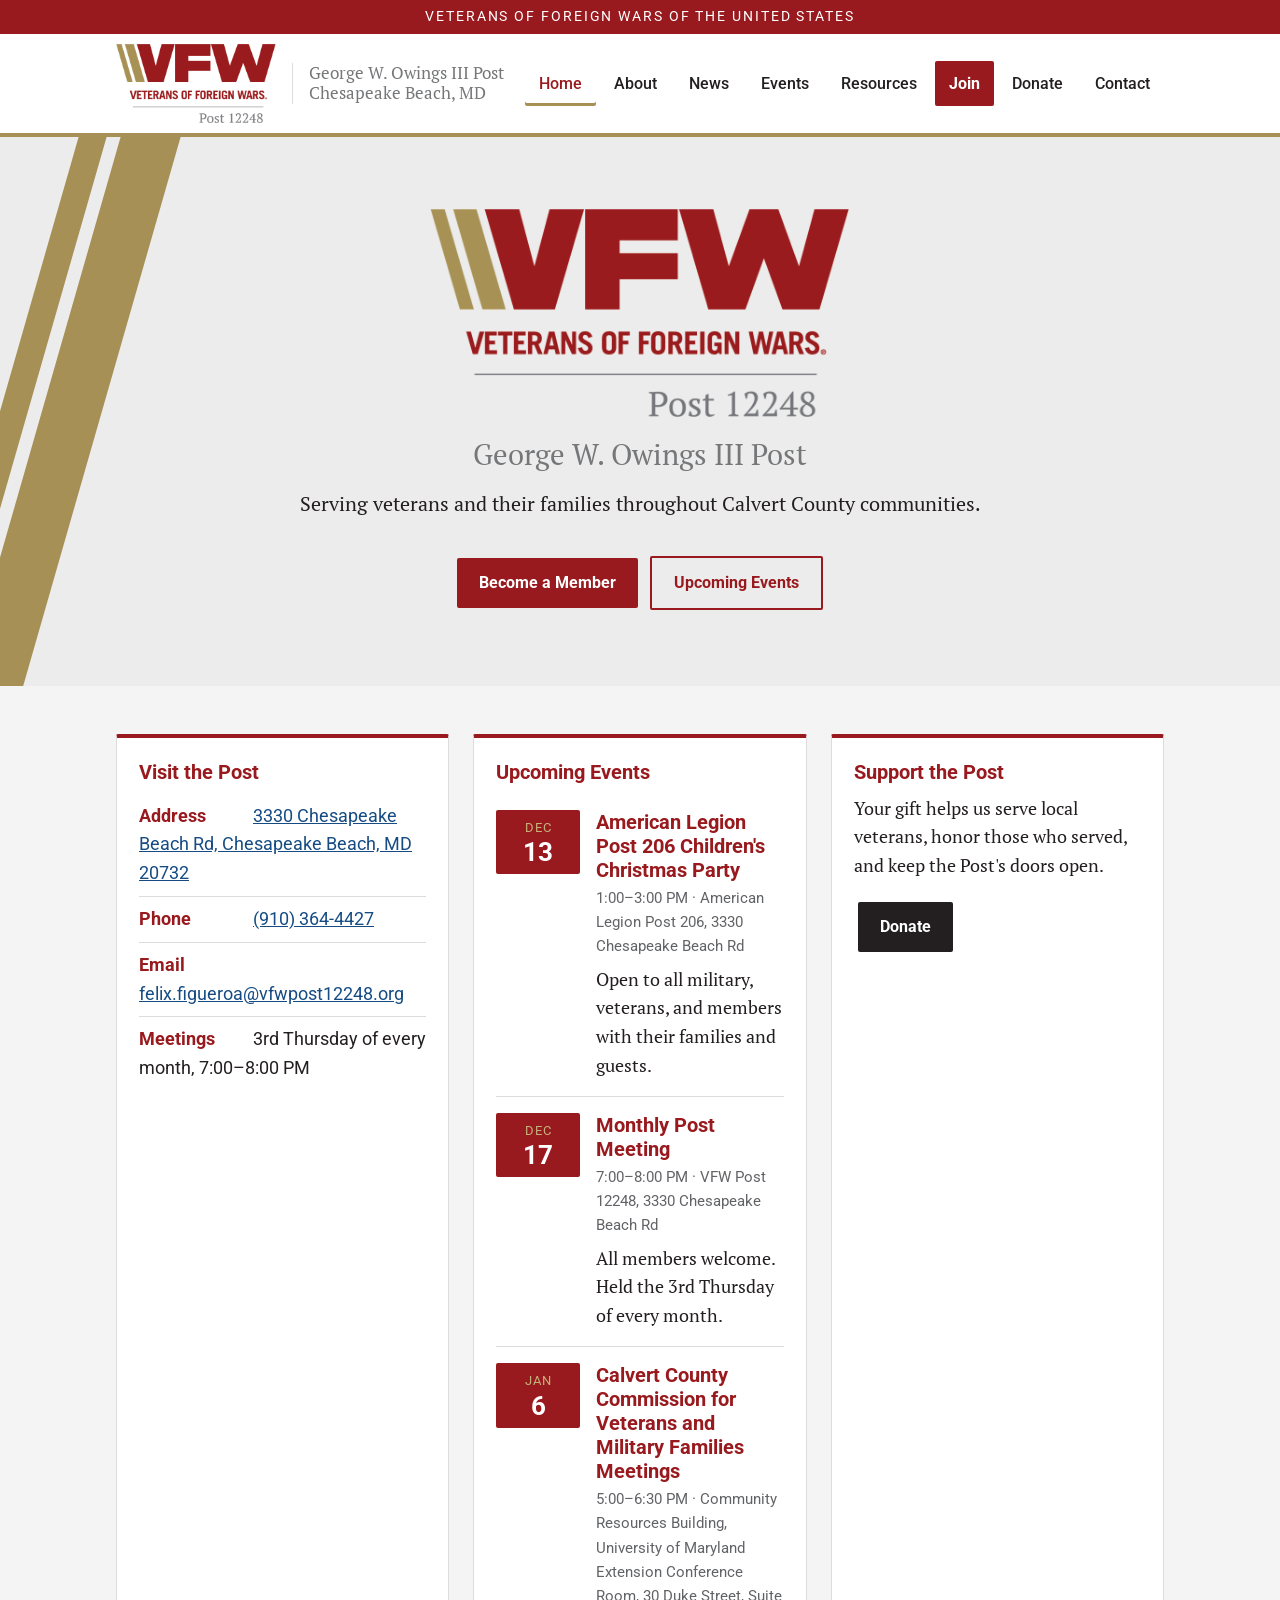
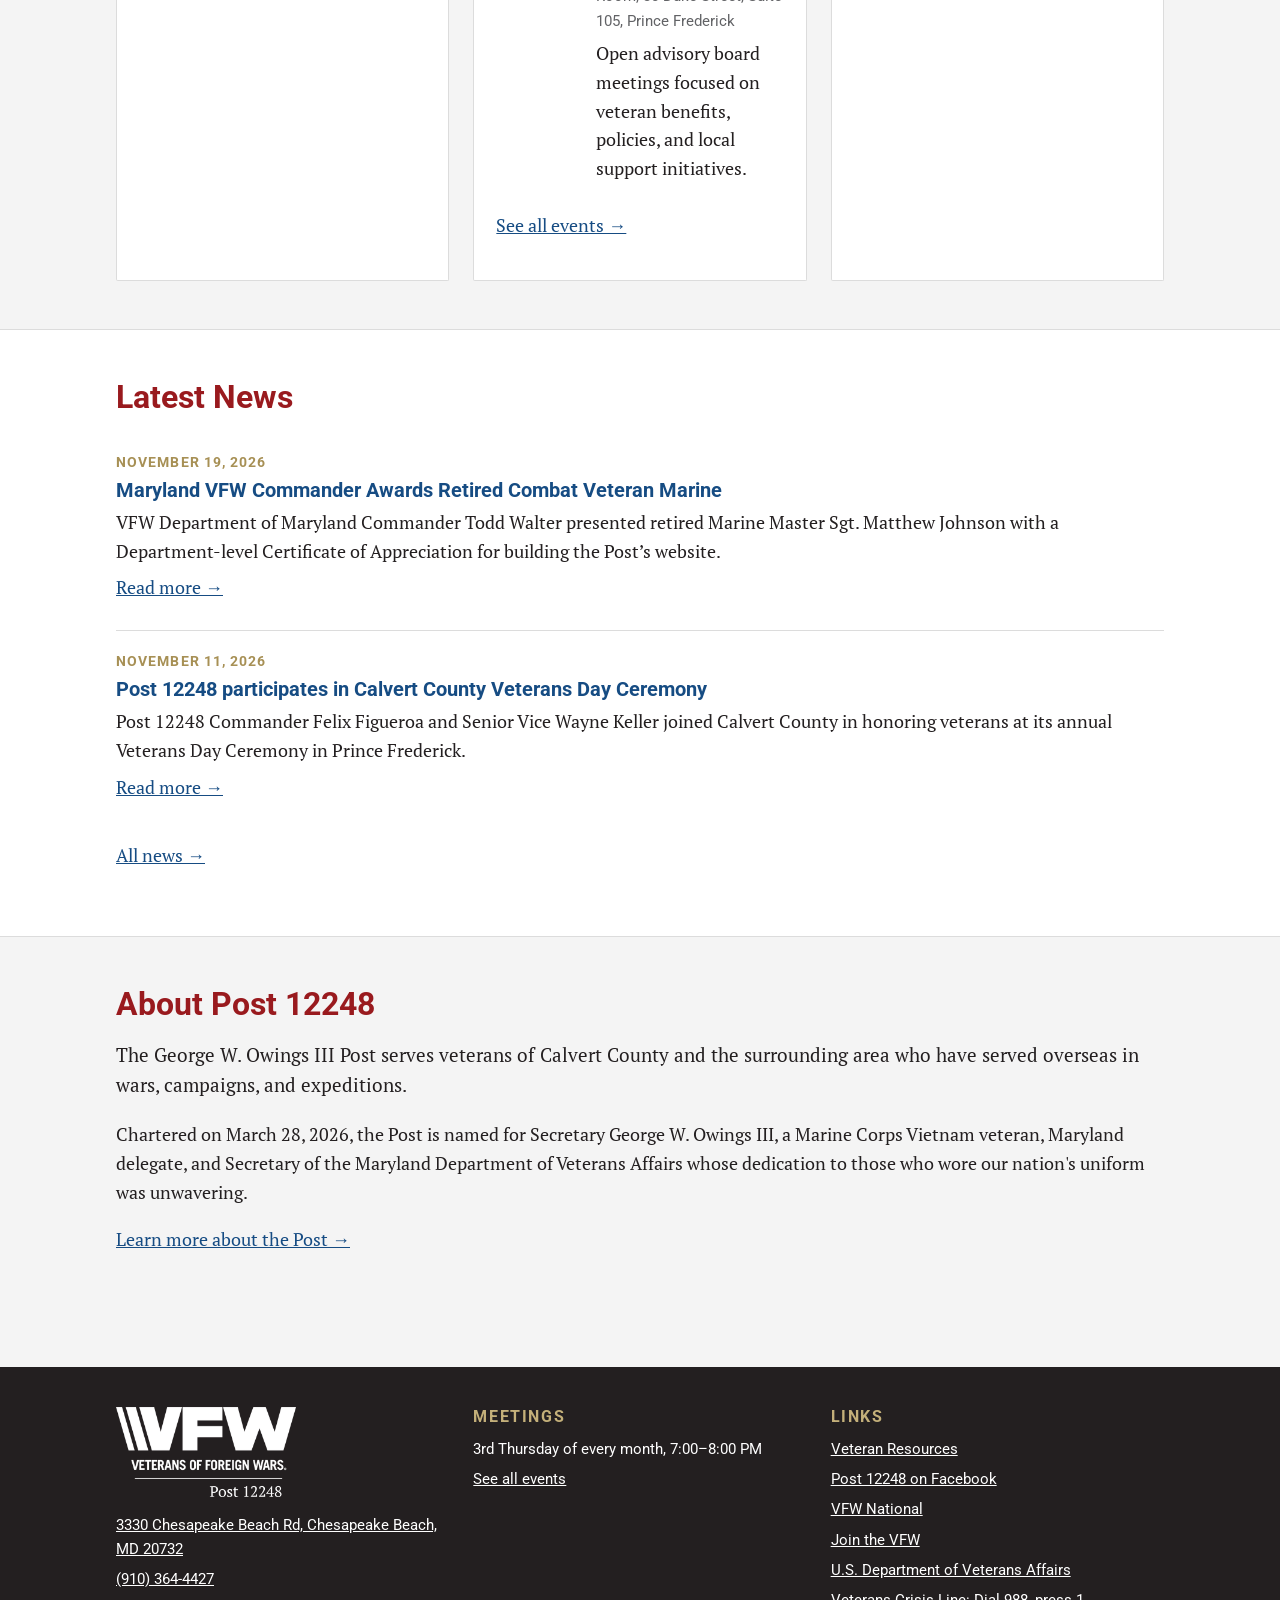
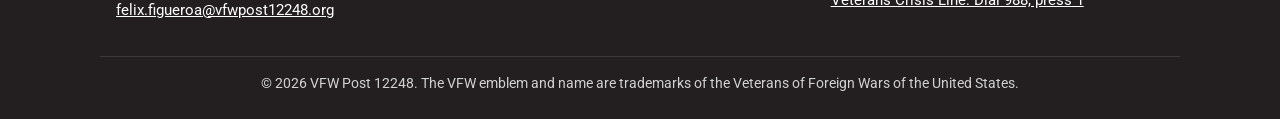
<file: index.html>
<!DOCTYPE html>
<html lang="en">
<head>
  <meta charset="utf-8">
  <meta name="viewport" content="width=device-width, initial-scale=1">
  <title>VFW Post 12248 | Veterans of Foreign Wars in Chesapeake Beach, MD</title>
  <meta name="description" content="VFW Post 12248, the George W. Owings III Post, serves veterans and their families in Chesapeake Beach and Calvert County, Maryland. Meetings the 3rd Thursday of every month.">
  <link rel="canonical" href="https://www.vfwpost12248.org/">
  <meta property="og:type" content="website">
  <meta property="og:site_name" content="VFW Post 12248">
  <meta property="og:title" content="VFW Post 12248 | Veterans of Foreign Wars in Chesapeake Beach, MD">
  <meta property="og:description" content="VFW Post 12248, the George W. Owings III Post, serves veterans and their families in Chesapeake Beach and Calvert County, Maryland. Meetings the 3rd Thursday of every month.">
  <meta property="og:url" content="https://www.vfwpost12248.org/">
  <meta property="og:image" content="https://www.vfwpost12248.org/images/site/og-image.jpg">
  <meta property="og:image:width" content="1200">
  <meta property="og:image:height" content="630">
  <meta property="og:image:alt" content="VFW Post 12248 logo, George W. Owings III Post, Chesapeake Beach, Maryland">
  <meta name="twitter:card" content="summary_large_image">
  <script type="application/ld+json">
{
  "@context": "https://schema.org",
  "@type": "NGO",
  "name": "VFW Post 12248",
  "alternateName": "George W. Owings III Post, Veterans of Foreign Wars",
  "url": "https://www.vfwpost12248.org/",
  "logo": "https://www.vfwpost12248.org/images/site/post12248-logo.png",
  "image": "https://www.vfwpost12248.org/images/site/og-image.jpg",
  "description": "VFW Post 12248, the George W. Owings III Post, serves veterans and their families in Chesapeake Beach and Calvert County, Maryland. Meetings the 3rd Thursday of every month.",
  "foundingDate": "2026-03-28",
  "email": "felix.figueroa@vfwpost12248.org",
  "telephone": "+1-910-364-4427",
  "address": {
    "@type": "PostalAddress",
    "streetAddress": "3330 Chesapeake Beach Rd",
    "addressLocality": "Chesapeake Beach",
    "addressRegion": "MD",
    "postalCode": "20732",
    "addressCountry": "US"
  },
  "areaServed": {
    "@type": "AdministrativeArea",
    "name": "Calvert County, Maryland"
  },
  "parentOrganization": {
    "@type": "Organization",
    "name": "Veterans of Foreign Wars of the United States",
    "url": "https://www.vfw.org"
  },
  "sameAs": [
    "https://www.facebook.com/profile.php?id=61595276814596"
  ]
}
  </script>
  <link rel="icon" type="image/png" href="images/site/favicon.png">
  <link rel="apple-touch-icon" href="images/site/apple-touch-icon.png">
  <link rel="preconnect" href="https://fonts.googleapis.com">
  <link rel="preconnect" href="https://fonts.gstatic.com" crossorigin>
  <link href="https://fonts.googleapis.com/css2?family=Roboto:wght@400;500;700&family=PT+Serif:ital,wght@0,400;0,700;1,400&display=swap" rel="stylesheet">
  <link rel="stylesheet" href="styles.css">
</head>
<body>
  <a class="skip" href="#main">Skip to content</a>
  <div class="topbar">Veterans of Foreign Wars of the United States</div>
  <header class="site">
    <div class="wrap">
      <a class="brand" href="index.html">
        <span class="logo"><img src="images/site/post12248-logo.png" alt="VFW – Veterans of Foreign Wars, Post 12248" width="160" height="79"></span>
        <span class="post">George W. Owings III Post<span class="loc"><br>Chesapeake Beach, MD</span></span>
      </a>
      <button class="menu-btn" aria-expanded="false" aria-controls="nav">Menu</button>
      <nav class="main" id="nav" aria-label="Main">
        <ul><li><a href="index.html">Home</a></li><li><a href="about.html">About</a></li><li><a href="news.html">News</a></li><li><a href="events.html">Events</a></li><li><a href="resources.html">Resources</a></li><li><a href="join.html" class="cta">Join</a></li><li><a href="donate.html">Donate</a></li><li><a href="contact.html">Contact</a></li></ul>
      </nav>
    </div>
  </header>

  <main id="main">

    <section class="hero">
      <div class="stripes" aria-hidden="true"></div>
      <div class="wrap">
        <h1 class="hero-title"><img class="hero-logo" src="images/site/post12248-logo.png" alt="VFW Post 12248" width="420" height="208"><span>George W. Owings III Post</span></h1>
        <p>Serving veterans and their families throughout Calvert County communities.</p>
        <a class="btn gold" href="join.html">Become a Member</a>
        <a class="btn outline" href="events.html">Upcoming Events</a>
      </div>
    </section>

    <section class="block">
      <div class="wrap grid">
        <div class="card">
          <h3>Visit the Post</h3>
          <ul class="info-list sans">
            <li><strong>Address</strong> <a href="https://maps.google.com/?q=3330+Chesapeake+Beach+Rd,+Chesapeake+Beach,+MD+20732">3330 Chesapeake Beach Rd, Chesapeake Beach, MD 20732</a></li>
            <li><strong>Phone</strong> <a href="tel:+19103644427">(910) 364-4427</a></li>
            <li><strong>Email</strong> <a href="mailto:felix.figueroa@vfwpost12248.org">felix.figueroa@vfwpost12248.org</a></li>
            <li><strong>Meetings</strong> 3rd Thursday of every month, 7:00–8:00 PM</li>
          </ul>
        </div>
        <div class="card">
          <h3>Upcoming Events</h3>
          <div data-events="3"></div>
          <p style="margin-top:12px"><a href="events.html">See all events &rarr;</a></p>
        </div>
        <div class="card">
          <h3>Support the Post</h3>
          <p>Your gift helps us serve local veterans, honor those who served, and keep the Post's doors open.</p>
          <a class="btn blue" href="donate.html">Donate</a>
        </div>
      </div>
    </section>

    <section class="block alt">
      <div class="wrap">
        <h2>Latest News</h2>
        <div data-news="2"></div>
        <p style="margin-top:12px"><a href="news.html">All news &rarr;</a></p>
      </div>
    </section>

    <section class="block">
      <div class="wrap">
        <h2>About Post 12248</h2>
        <p class="lead">The George W. Owings III Post serves veterans of Calvert County and the surrounding area who have served overseas in wars, campaigns, and expeditions.</p>
        <p>Chartered on March 28, 2026, the Post is named for Secretary George W. Owings III, a Marine Corps Vietnam veteran, Maryland delegate, and Secretary of the Maryland Department of Veterans Affairs whose dedication to those who wore our nation's uniform was unwavering.</p>
        <p style="margin-top:16px"><a href="about.html">Learn more about the Post &rarr;</a></p>
      </div>
    </section>

  </main>

  <footer class="site">
    <div class="wrap grid">
      <div>
        <img class="footer-logo" src="images/site/post12248-logo-white.png" alt="VFW Post 12248" width="180" height="89" loading="lazy">
        <ul>
          <li><a href="https://maps.google.com/?q=3330+Chesapeake+Beach+Rd,+Chesapeake+Beach,+MD+20732">3330 Chesapeake Beach Rd, Chesapeake Beach, MD 20732</a></li>
          <li><a href="tel:+19103644427">(910) 364-4427</a></li>
          <li><a href="mailto:felix.figueroa@vfwpost12248.org">felix.figueroa@vfwpost12248.org</a></li>
        </ul>
      </div>
      <div>
        <h3>Meetings</h3>
        <ul>
          <li>3rd Thursday of every month, 7:00–8:00 PM</li>
          <li><a href="events.html">See all events</a></li>
        </ul>
      </div>
      <div>
        <h3>Links</h3>
        <ul>
          <li><a href="resources.html">Veteran Resources</a></li>
          <li><a href="https://www.facebook.com/profile.php?id=61595276814596" target="_blank" rel="noopener">Post 12248 on Facebook</a></li>
          <li><a href="https://www.vfw.org" rel="noopener">VFW National</a></li>
          <li><a href="https://www.vfw.org/join" rel="noopener">Join the VFW</a></li>
          <li><a href="https://www.va.gov" rel="noopener">U.S. Department of Veterans Affairs</a></li>
          <li><a href="https://www.veteranscrisisline.net" rel="noopener">Veterans Crisis Line: Dial 988, press 1</a></li>
        </ul>
      </div>
    </div>
    <div class="wrap legal">&copy; <span id="year">2026</span> VFW Post 12248. The VFW emblem and name are trademarks of the Veterans of Foreign Wars of the United States.</div>
  </footer>
  <script src="site.js"></script>
</body>
</html>
</file>
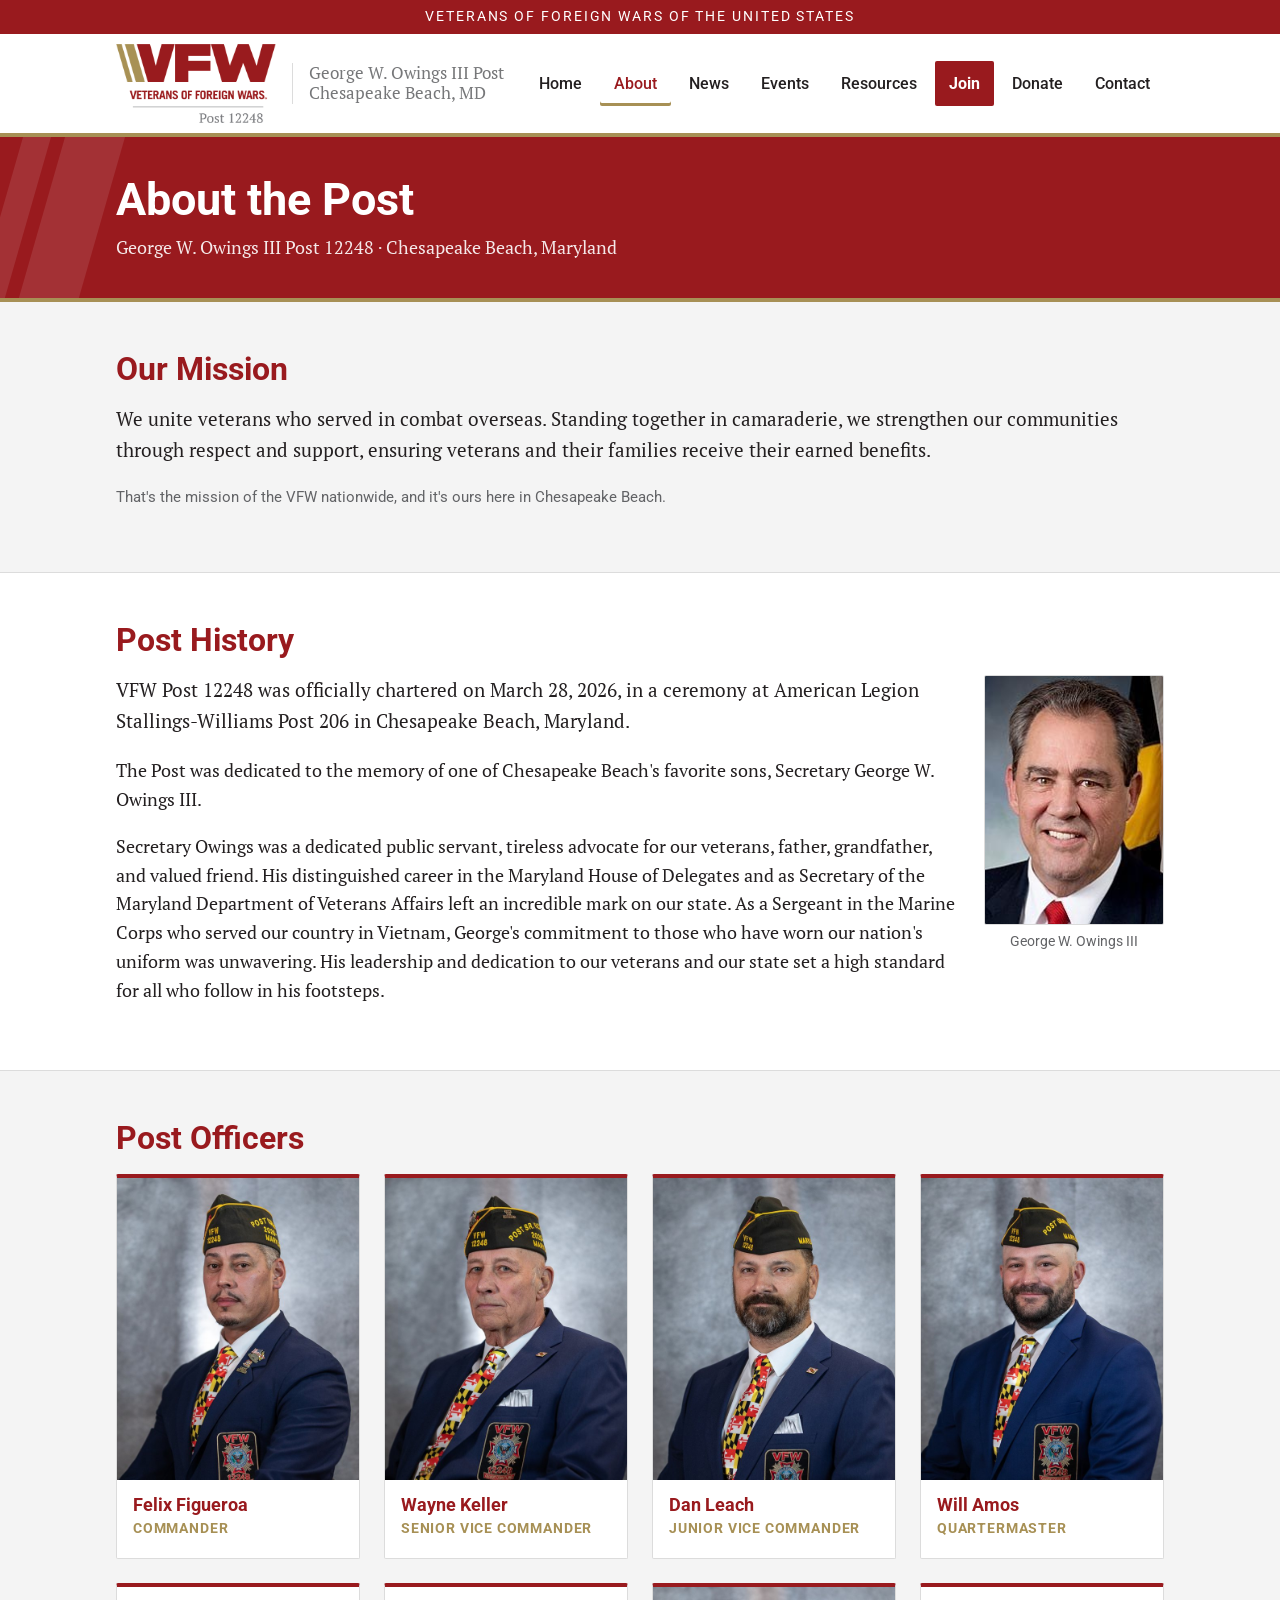
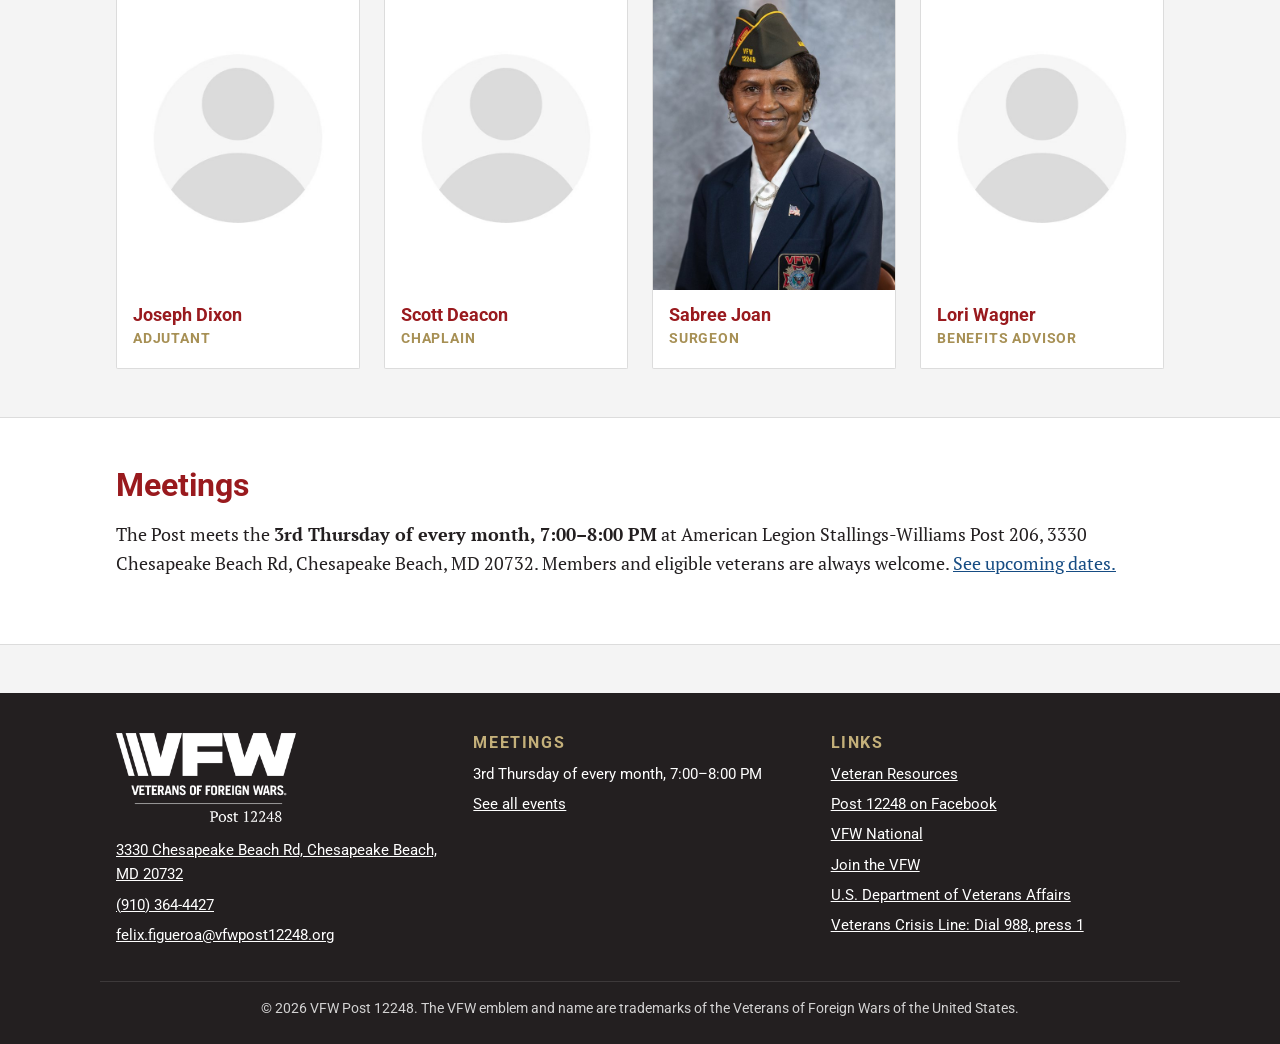
<file: about.html>
<!DOCTYPE html>
<html lang="en">
<head>
  <meta charset="utf-8">
  <meta name="viewport" content="width=device-width, initial-scale=1">
  <title>About VFW Post 12248 | George W. Owings III Post, Calvert County</title>
  <meta name="description" content="History, mission, and officers of VFW Post 12248, the George W. Owings III Post, chartered in 2026 in Chesapeake Beach, Calvert County, Maryland.">
  <link rel="canonical" href="https://www.vfwpost12248.org/about">
  <meta property="og:type" content="website">
  <meta property="og:site_name" content="VFW Post 12248">
  <meta property="og:title" content="About VFW Post 12248 | George W. Owings III Post, Calvert County">
  <meta property="og:description" content="History, mission, and officers of VFW Post 12248, the George W. Owings III Post, chartered in 2026 in Chesapeake Beach, Calvert County, Maryland.">
  <meta property="og:url" content="https://www.vfwpost12248.org/about">
  <meta property="og:image" content="https://www.vfwpost12248.org/images/site/og-image.jpg">
  <meta property="og:image:width" content="1200">
  <meta property="og:image:height" content="630">
  <meta property="og:image:alt" content="VFW Post 12248 logo, George W. Owings III Post, Chesapeake Beach, Maryland">
  <meta name="twitter:card" content="summary_large_image">
  <link rel="icon" type="image/png" href="images/site/favicon.png">
  <link rel="apple-touch-icon" href="images/site/apple-touch-icon.png">
  <link rel="preconnect" href="https://fonts.googleapis.com">
  <link rel="preconnect" href="https://fonts.gstatic.com" crossorigin>
  <link href="https://fonts.googleapis.com/css2?family=Roboto:wght@400;500;700&family=PT+Serif:ital,wght@0,400;0,700;1,400&display=swap" rel="stylesheet">
  <link rel="stylesheet" href="styles.css">
</head>
<body>
  <a class="skip" href="#main">Skip to content</a>
  <div class="topbar">Veterans of Foreign Wars of the United States</div>
  <header class="site">
    <div class="wrap">
      <a class="brand" href="index.html">
        <span class="logo"><img src="images/site/post12248-logo.png" alt="VFW – Veterans of Foreign Wars, Post 12248" width="160" height="79"></span>
        <span class="post">George W. Owings III Post<span class="loc"><br>Chesapeake Beach, MD</span></span>
      </a>
      <button class="menu-btn" aria-expanded="false" aria-controls="nav">Menu</button>
      <nav class="main" id="nav" aria-label="Main">
        <ul><li><a href="index.html">Home</a></li><li><a href="about.html">About</a></li><li><a href="news.html">News</a></li><li><a href="events.html">Events</a></li><li><a href="resources.html">Resources</a></li><li><a href="join.html" class="cta">Join</a></li><li><a href="donate.html">Donate</a></li><li><a href="contact.html">Contact</a></li></ul>
      </nav>
    </div>
  </header>

  <main id="main">

    <div class="page-title"><div class="stripes" aria-hidden="true"></div><div class="wrap"><h1>About the Post</h1><p>George W. Owings III Post 12248 · Chesapeake Beach, Maryland</p></div></div>

    <section class="block">
      <div class="wrap">
        <h2>Our Mission</h2>
        <p class="lead">We unite veterans who served in combat overseas. Standing together in camaraderie, we strengthen our communities through respect and support, ensuring veterans and their families receive their earned benefits.</p>
        <p class="muted sans" style="font-size:0.95rem">That's the mission of the VFW nationwide, and it's ours here in Chesapeake Beach.</p>
      </div>
    </section>

    <section class="block alt">
      <div class="wrap">
        <h2>Post History</h2>
        <figure class="portrait">
          <img src="images/pages/george-owings.jpg" alt="Secretary George W. Owings III" width="180" height="250">
          <figcaption>George W. Owings III</figcaption>
        </figure>
        <p class="lead">VFW Post 12248 was officially chartered on March 28, 2026, in a ceremony at American Legion Stallings-Williams Post 206 in Chesapeake Beach, Maryland.</p>
        <p>The Post was dedicated to the memory of one of Chesapeake Beach's favorite sons, Secretary George W. Owings III.</p>
        <p>Secretary Owings was a dedicated public servant, tireless advocate for our veterans, father, grandfather, and valued friend. His distinguished career in the Maryland House of Delegates and as Secretary of the Maryland Department of Veterans Affairs left an incredible mark on our state. As a Sergeant in the Marine Corps who served our country in Vietnam, George's commitment to those who have worn our nation's uniform was unwavering. His leadership and dedication to our veterans and our state set a high standard for all who follow in his footsteps.</p>
      </div>
    </section>

    <section class="block">
      <div class="wrap">
        <h2>Post Officers</h2>
        <!-- One card per officer. To add a photo: put it in images/leaders and change the img src.
             To add a bio: type it between <p class="bio"> and </p>. Empty bios stay hidden. -->
        <div class="officers">
          <article class="officer">
            <img src="images/leaders/commander.jpg" alt="Commander Felix Figueroa" width="600" height="750" loading="lazy">
            <div class="officer-info">
              <h3>Felix Figueroa</h3>
              <p class="office">Commander</p>
              <p class="bio"></p>
            </div>
          </article>
          <article class="officer">
            <img src="images/leaders/senior-vice-commander.jpg" alt="Senior Vice Commander Wayne Keller" width="600" height="750" loading="lazy">
            <div class="officer-info">
              <h3>Wayne Keller</h3>
              <p class="office">Senior Vice Commander</p>
              <p class="bio"></p>
            </div>
          </article>
          <article class="officer">
            <img src="images/leaders/junior-vice-commander.jpg" alt="Junior Vice Commander Dan Leach" width="600" height="750" loading="lazy">
            <div class="officer-info">
              <h3>Dan Leach</h3>
              <p class="office">Junior Vice Commander</p>
              <p class="bio"></p>
            </div>
          </article>
          <article class="officer">
            <img src="images/leaders/quartermaster.jpg" alt="Quartermaster Will Amos" width="600" height="750" loading="lazy">
            <div class="officer-info">
              <h3>Will Amos</h3>
              <p class="office">Quartermaster</p>
              <p class="bio"></p>
            </div>
          </article>
          <article class="officer">
            <img src="images/leaders/placeholder.jpg" alt="Photo coming soon: Adjutant Joseph Dixon" width="600" height="750" loading="lazy">
            <div class="officer-info">
              <h3>Joseph Dixon</h3>
              <p class="office">Adjutant</p>
              <p class="bio"></p>
            </div>
          </article>
          <article class="officer">
            <img src="images/leaders/placeholder.jpg" alt="Photo coming soon: Chaplain Scott Deacon" width="600" height="750" loading="lazy">
            <div class="officer-info">
              <h3>Scott Deacon</h3>
              <p class="office">Chaplain</p>
              <p class="bio"></p>
            </div>
          </article>
          <article class="officer">
            <img src="images/leaders/surgeon.jpg" alt="Surgeon Sabree Joan" width="600" height="750" loading="lazy">
            <div class="officer-info">
              <h3>Sabree Joan</h3>
              <p class="office">Surgeon</p>
              <p class="bio"></p>
            </div>
          </article>
          <article class="officer">
            <img src="images/leaders/placeholder.jpg" alt="Photo coming soon: Benefits Advisor Lori Wagner" width="600" height="750" loading="lazy">
            <div class="officer-info">
              <h3>Lori Wagner</h3>
              <p class="office">Benefits Advisor</p>
              <p class="bio"></p>
            </div>
          </article>
        </div>
      </div>
    </section>

    <section class="block alt">
      <div class="wrap">
        <h2>Meetings</h2>
        <p>The Post meets the <strong>3rd Thursday of every month, 7:00–8:00 PM</strong> at American Legion Stallings-Williams Post 206, 3330 Chesapeake Beach Rd, Chesapeake Beach, MD 20732. Members and eligible veterans are always welcome. <a href="events.html">See upcoming dates.</a></p>
      </div>
    </section>

  </main>

  <footer class="site">
    <div class="wrap grid">
      <div>
        <img class="footer-logo" src="images/site/post12248-logo-white.png" alt="VFW Post 12248" width="180" height="89" loading="lazy">
        <ul>
          <li><a href="https://maps.google.com/?q=3330+Chesapeake+Beach+Rd,+Chesapeake+Beach,+MD+20732">3330 Chesapeake Beach Rd, Chesapeake Beach, MD 20732</a></li>
          <li><a href="tel:+19103644427">(910) 364-4427</a></li>
          <li><a href="mailto:felix.figueroa@vfwpost12248.org">felix.figueroa@vfwpost12248.org</a></li>
        </ul>
      </div>
      <div>
        <h3>Meetings</h3>
        <ul>
          <li>3rd Thursday of every month, 7:00–8:00 PM</li>
          <li><a href="events.html">See all events</a></li>
        </ul>
      </div>
      <div>
        <h3>Links</h3>
        <ul>
          <li><a href="resources.html">Veteran Resources</a></li>
          <li><a href="https://www.facebook.com/profile.php?id=61595276814596" target="_blank" rel="noopener">Post 12248 on Facebook</a></li>
          <li><a href="https://www.vfw.org" rel="noopener">VFW National</a></li>
          <li><a href="https://www.vfw.org/join" rel="noopener">Join the VFW</a></li>
          <li><a href="https://www.va.gov" rel="noopener">U.S. Department of Veterans Affairs</a></li>
          <li><a href="https://www.veteranscrisisline.net" rel="noopener">Veterans Crisis Line: Dial 988, press 1</a></li>
        </ul>
      </div>
    </div>
    <div class="wrap legal">&copy; <span id="year">2026</span> VFW Post 12248. The VFW emblem and name are trademarks of the Veterans of Foreign Wars of the United States.</div>
  </footer>
  <script src="site.js"></script>
</body>
</html>
</file>
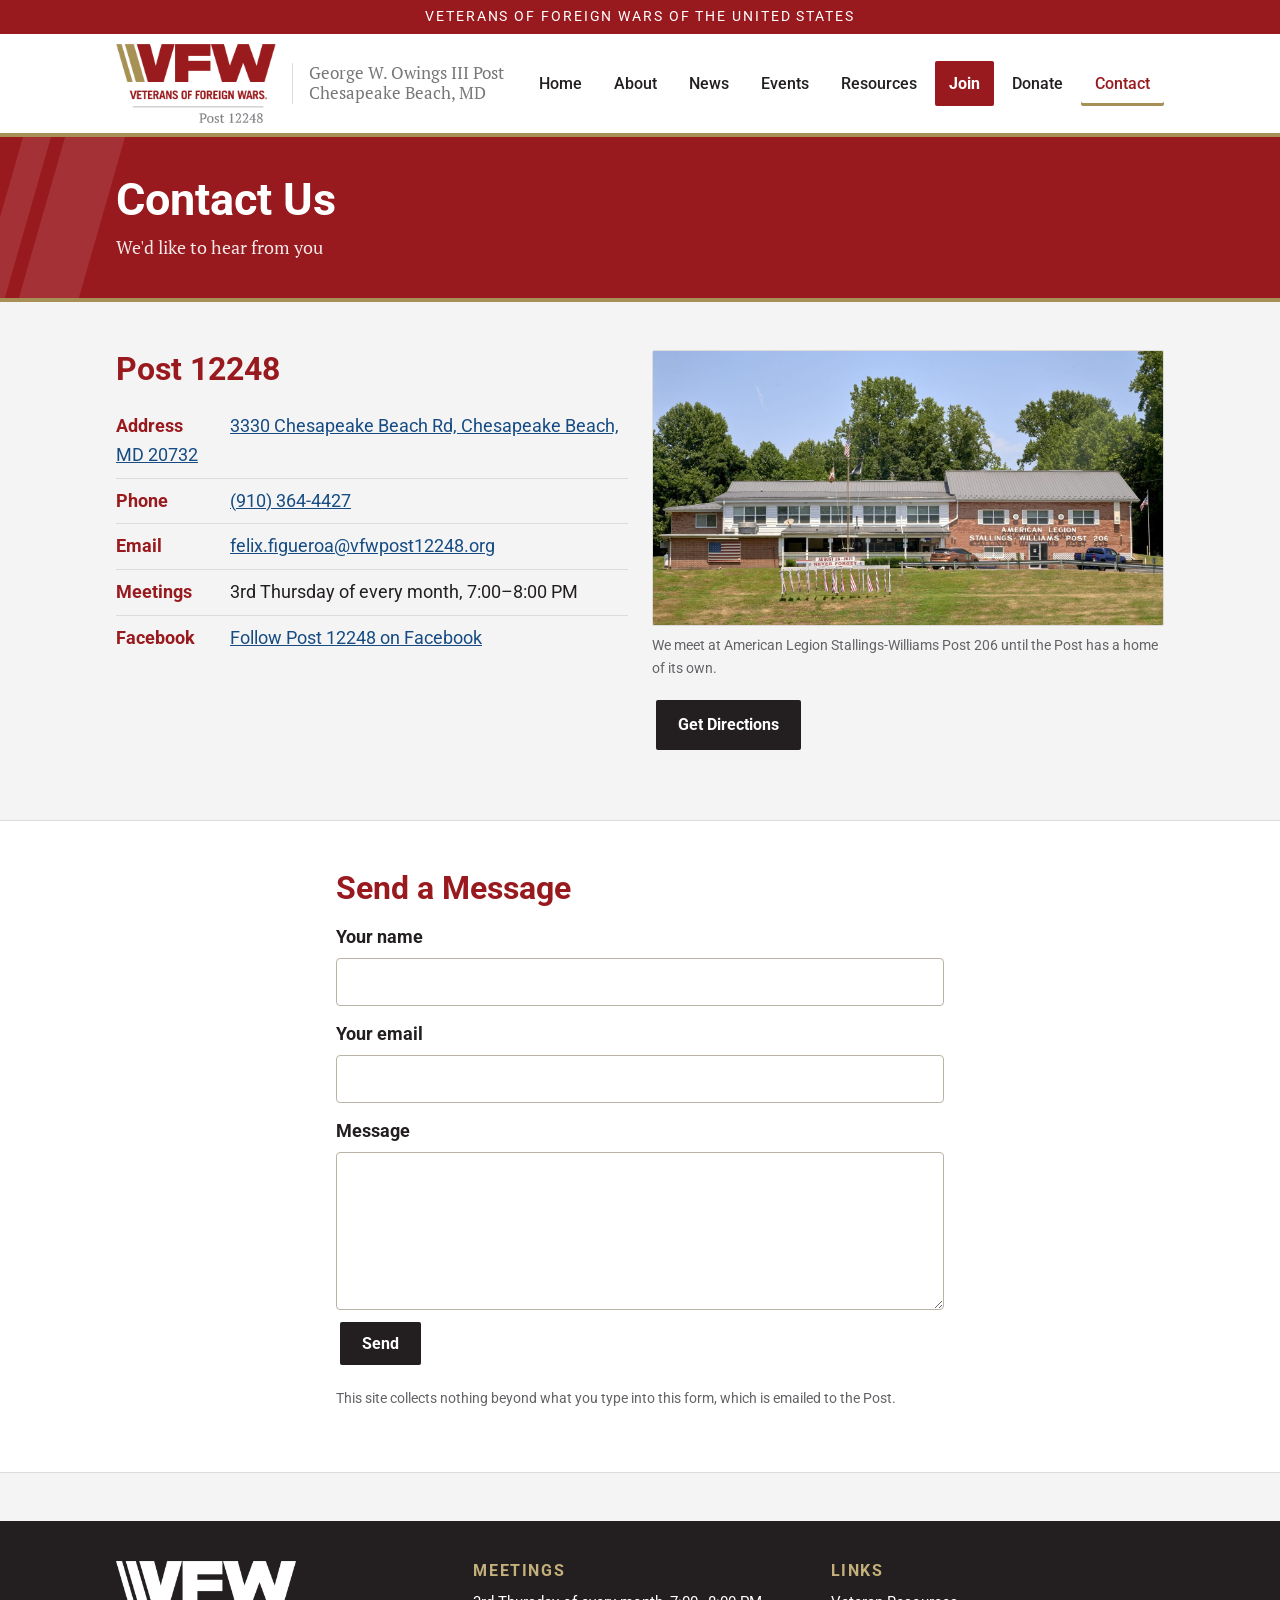
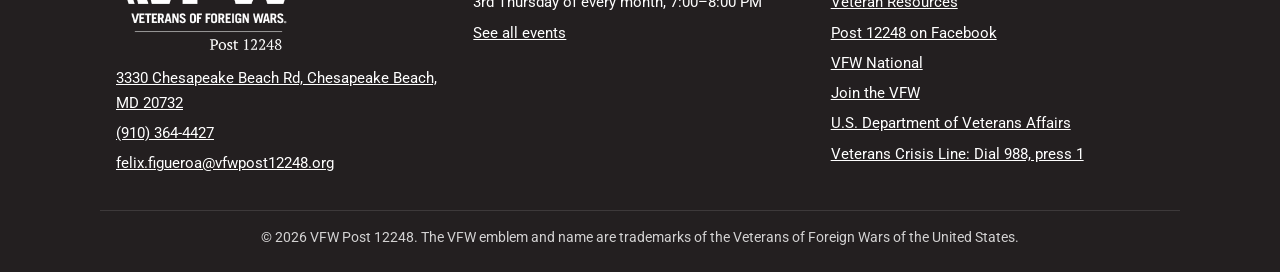
<file: contact.html>
<!DOCTYPE html>
<html lang="en">
<head>
  <meta charset="utf-8">
  <meta name="viewport" content="width=device-width, initial-scale=1">
  <title>Contact VFW Post 12248 | Chesapeake Beach, MD</title>
  <meta name="description" content="Contact VFW Post 12248 at 3330 Chesapeake Beach Rd, Chesapeake Beach, MD 20732. Call (910) 364-4427 or send a message online.">
  <link rel="canonical" href="https://www.vfwpost12248.org/contact">
  <meta property="og:type" content="website">
  <meta property="og:site_name" content="VFW Post 12248">
  <meta property="og:title" content="Contact VFW Post 12248 | Chesapeake Beach, MD">
  <meta property="og:description" content="Contact VFW Post 12248 at 3330 Chesapeake Beach Rd, Chesapeake Beach, MD 20732. Call (910) 364-4427 or send a message online.">
  <meta property="og:url" content="https://www.vfwpost12248.org/contact">
  <meta property="og:image" content="https://www.vfwpost12248.org/images/site/og-image.jpg">
  <meta property="og:image:width" content="1200">
  <meta property="og:image:height" content="630">
  <meta property="og:image:alt" content="VFW Post 12248 logo, George W. Owings III Post, Chesapeake Beach, Maryland">
  <meta name="twitter:card" content="summary_large_image">
  <link rel="icon" type="image/png" href="images/site/favicon.png">
  <link rel="apple-touch-icon" href="images/site/apple-touch-icon.png">
  <link rel="preconnect" href="https://fonts.googleapis.com">
  <link rel="preconnect" href="https://fonts.gstatic.com" crossorigin>
  <link href="https://fonts.googleapis.com/css2?family=Roboto:wght@400;500;700&family=PT+Serif:ital,wght@0,400;0,700;1,400&display=swap" rel="stylesheet">
  <link rel="stylesheet" href="styles.css">
</head>
<body>
  <a class="skip" href="#main">Skip to content</a>
  <div class="topbar">Veterans of Foreign Wars of the United States</div>
  <header class="site">
    <div class="wrap">
      <a class="brand" href="index.html">
        <span class="logo"><img src="images/site/post12248-logo.png" alt="VFW – Veterans of Foreign Wars, Post 12248" width="160" height="79"></span>
        <span class="post">George W. Owings III Post<span class="loc"><br>Chesapeake Beach, MD</span></span>
      </a>
      <button class="menu-btn" aria-expanded="false" aria-controls="nav">Menu</button>
      <nav class="main" id="nav" aria-label="Main">
        <ul><li><a href="index.html">Home</a></li><li><a href="about.html">About</a></li><li><a href="news.html">News</a></li><li><a href="events.html">Events</a></li><li><a href="resources.html">Resources</a></li><li><a href="join.html" class="cta">Join</a></li><li><a href="donate.html">Donate</a></li><li><a href="contact.html">Contact</a></li></ul>
      </nav>
    </div>
  </header>

  <main id="main">

    <div class="page-title"><div class="stripes" aria-hidden="true"></div><div class="wrap"><h1>Contact Us</h1><p>We'd like to hear from you</p></div></div>

    <section class="block">
      <div class="wrap grid">
        <div>
          <h2>Post 12248</h2>
          <ul class="info-list sans">
            <li><strong>Address</strong> <a href="https://maps.google.com/?q=3330+Chesapeake+Beach+Rd,+Chesapeake+Beach,+MD+20732">3330 Chesapeake Beach Rd, Chesapeake Beach, MD 20732</a></li>
            <li><strong>Phone</strong> <a href="tel:+19103644427">(910) 364-4427</a></li>
            <li><strong>Email</strong> <a href="mailto:felix.figueroa@vfwpost12248.org">felix.figueroa@vfwpost12248.org</a></li>
            <li><strong>Meetings</strong> 3rd Thursday of every month, 7:00–8:00 PM</li>
            <li><strong>Facebook</strong> <a href="https://www.facebook.com/profile.php?id=61595276814596" target="_blank" rel="noopener">Follow Post 12248 on Facebook</a></li>
          </ul>
        </div>
        <div>
          <figure class="figure" style="margin:0">
            <img src="images/pages/meeting-hall.jpg" alt="American Legion Stallings-Williams Post 206, where VFW Post 12248 meets" width="1600" height="862" loading="lazy">
            <figcaption>We meet at American Legion Stallings-Williams Post 206 until the Post has a home of its own.</figcaption>
          </figure>
          <p style="margin-top:16px"><a class="btn blue" href="https://maps.google.com/?q=3330+Chesapeake+Beach+Rd,+Chesapeake+Beach,+MD+20732" rel="noopener">Get Directions</a></p>
        </div>
      </div>
    </section>

    <section class="block alt">
      <div class="wrap" style="max-width:640px">
        <h2 id="send">Send a Message</h2>
        <form id="contact-form" action="https://formspree.io/f/xoevvbwk" method="POST">
          <input type="hidden" id="subject" name="_subject" value="Message from vfwpost12248.org">
          <input type="text" name="_gotcha" style="display:none" tabindex="-1" autocomplete="off">
          <label for="name">Your name</label>
          <input id="name" name="name" type="text" required autocomplete="name">
          <label for="email">Your email</label>
          <input id="email" name="email" type="email" required autocomplete="email">
          <label for="message">Message</label>
          <textarea id="message" name="message" rows="6" required></textarea>
          <button class="btn blue" type="submit">Send</button>
          <p id="form-status" class="sans" role="status" aria-live="polite" style="margin-top:12px"></p>
        </form>
        <p class="muted sans" style="font-size:0.9rem;margin-top:16px">This site collects nothing beyond what you type into this form, which is emailed to the Post.</p>
      </div>
    </section>

  </main>

  <footer class="site">
    <div class="wrap grid">
      <div>
        <img class="footer-logo" src="images/site/post12248-logo-white.png" alt="VFW Post 12248" width="180" height="89" loading="lazy">
        <ul>
          <li><a href="https://maps.google.com/?q=3330+Chesapeake+Beach+Rd,+Chesapeake+Beach,+MD+20732">3330 Chesapeake Beach Rd, Chesapeake Beach, MD 20732</a></li>
          <li><a href="tel:+19103644427">(910) 364-4427</a></li>
          <li><a href="mailto:felix.figueroa@vfwpost12248.org">felix.figueroa@vfwpost12248.org</a></li>
        </ul>
      </div>
      <div>
        <h3>Meetings</h3>
        <ul>
          <li>3rd Thursday of every month, 7:00–8:00 PM</li>
          <li><a href="events.html">See all events</a></li>
        </ul>
      </div>
      <div>
        <h3>Links</h3>
        <ul>
          <li><a href="resources.html">Veteran Resources</a></li>
          <li><a href="https://www.facebook.com/profile.php?id=61595276814596" target="_blank" rel="noopener">Post 12248 on Facebook</a></li>
          <li><a href="https://www.vfw.org" rel="noopener">VFW National</a></li>
          <li><a href="https://www.vfw.org/join" rel="noopener">Join the VFW</a></li>
          <li><a href="https://www.va.gov" rel="noopener">U.S. Department of Veterans Affairs</a></li>
          <li><a href="https://www.veteranscrisisline.net" rel="noopener">Veterans Crisis Line: Dial 988, press 1</a></li>
        </ul>
      </div>
    </div>
    <div class="wrap legal">&copy; <span id="year">2026</span> VFW Post 12248. The VFW emblem and name are trademarks of the Veterans of Foreign Wars of the United States.</div>
  </footer>
  <script src="site.js"></script>
</body>
</html>
</file>
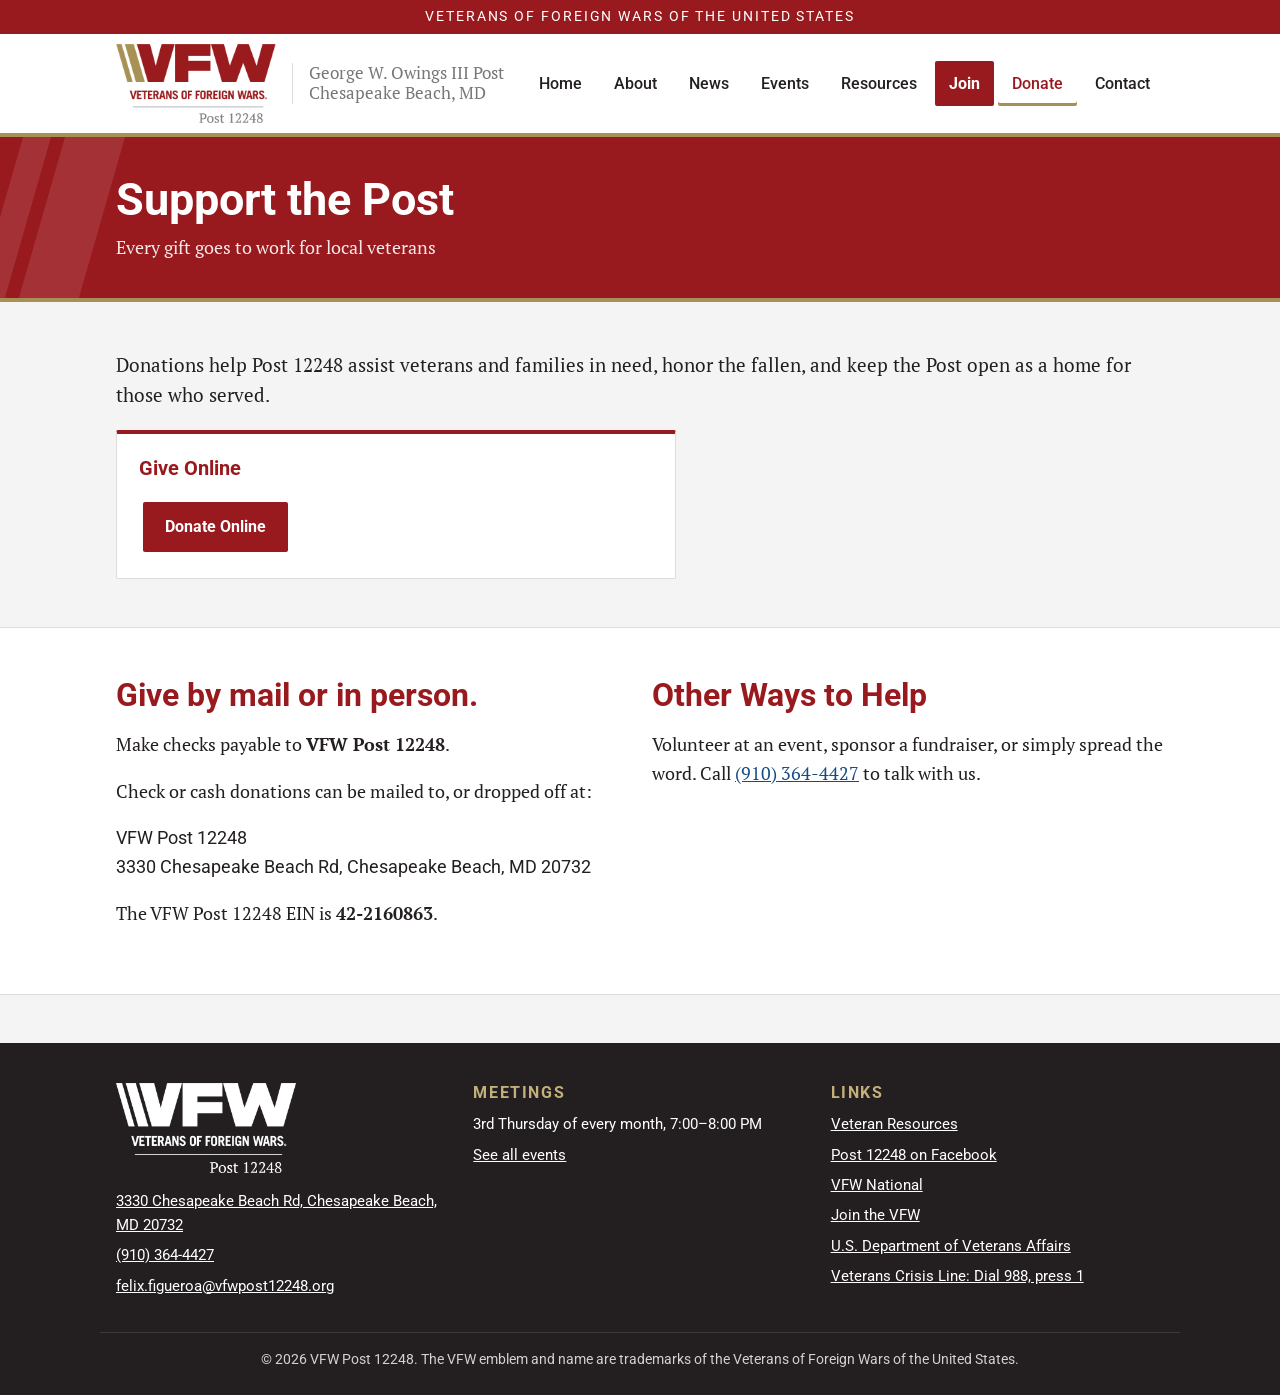
<file: donate.html>
<!DOCTYPE html>
<html lang="en">
<head>
  <meta charset="utf-8">
  <meta name="viewport" content="width=device-width, initial-scale=1">
  <title>Donate | Support VFW Post 12248, Chesapeake Beach, MD</title>
  <meta name="description" content="Support VFW Post 12248 in Chesapeake Beach, Maryland. Donate online, by mail, or in person to help local veterans and their families.">
  <link rel="canonical" href="https://www.vfwpost12248.org/donate">
  <meta property="og:type" content="website">
  <meta property="og:site_name" content="VFW Post 12248">
  <meta property="og:title" content="Donate | Support VFW Post 12248, Chesapeake Beach, MD">
  <meta property="og:description" content="Support VFW Post 12248 in Chesapeake Beach, Maryland. Donate online, by mail, or in person to help local veterans and their families.">
  <meta property="og:url" content="https://www.vfwpost12248.org/donate">
  <meta property="og:image" content="https://www.vfwpost12248.org/images/site/og-image.jpg">
  <meta property="og:image:width" content="1200">
  <meta property="og:image:height" content="630">
  <meta property="og:image:alt" content="VFW Post 12248 logo, George W. Owings III Post, Chesapeake Beach, Maryland">
  <meta name="twitter:card" content="summary_large_image">
  <link rel="icon" type="image/png" href="images/site/favicon.png">
  <link rel="apple-touch-icon" href="images/site/apple-touch-icon.png">
  <link rel="preconnect" href="https://fonts.googleapis.com">
  <link rel="preconnect" href="https://fonts.gstatic.com" crossorigin>
  <link href="https://fonts.googleapis.com/css2?family=Roboto:wght@400;500;700&family=PT+Serif:ital,wght@0,400;0,700;1,400&display=swap" rel="stylesheet">
  <link rel="stylesheet" href="styles.css">
</head>
<body>
  <a class="skip" href="#main">Skip to content</a>
  <div class="topbar">Veterans of Foreign Wars of the United States</div>
  <header class="site">
    <div class="wrap">
      <a class="brand" href="index.html">
        <span class="logo"><img src="images/site/post12248-logo.png" alt="VFW – Veterans of Foreign Wars, Post 12248" width="160" height="79"></span>
        <span class="post">George W. Owings III Post<span class="loc"><br>Chesapeake Beach, MD</span></span>
      </a>
      <button class="menu-btn" aria-expanded="false" aria-controls="nav">Menu</button>
      <nav class="main" id="nav" aria-label="Main">
        <ul><li><a href="index.html">Home</a></li><li><a href="about.html">About</a></li><li><a href="news.html">News</a></li><li><a href="events.html">Events</a></li><li><a href="resources.html">Resources</a></li><li><a href="join.html" class="cta">Join</a></li><li><a href="donate.html">Donate</a></li><li><a href="contact.html">Contact</a></li></ul>
      </nav>
    </div>
  </header>

  <main id="main">

    <div class="page-title"><div class="stripes" aria-hidden="true"></div><div class="wrap"><h1>Support the Post</h1><p>Every gift goes to work for local veterans</p></div></div>

    <section class="block">
      <div class="wrap">
        <p class="lead">Donations help Post 12248 assist veterans and families in need, honor the fallen, and keep the Post open as a home for those who served.</p>
        <div class="card" style="max-width:560px">
          <h3>Give Online</h3>
          <a class="btn gold" href="https://www.zeffy.com/en-US/donation-form/donate-to-support-the-calvert-vfw" target="_blank" rel="noopener" style="margin-top:12px">Donate Online</a>
        </div>
      </div>
    </section>

    <section class="block alt">
      <div class="wrap grid">
        <div>
          <h2>Give by mail or in person.</h2>
          <p>Make checks payable to <strong>VFW Post 12248</strong>.</p>
          <p>Check or cash donations can be mailed to, or dropped off at:</p>
          <p class="sans">VFW Post 12248<br>3330 Chesapeake Beach Rd, Chesapeake Beach, MD 20732</p>
          <p>The VFW Post 12248 EIN is <strong>42-2160863</strong>.</p>
        </div>
        <div>
          <h2>Other Ways to Help</h2>
          <p>Volunteer at an event, sponsor a fundraiser, or simply spread the word. Call <a href="tel:+19103644427">(910) 364-4427</a> to talk with us.</p>          
        </div>
      </div>
    </section>

  </main>

  <footer class="site">
    <div class="wrap grid">
      <div>
        <img class="footer-logo" src="images/site/post12248-logo-white.png" alt="VFW Post 12248" width="180" height="89" loading="lazy">
        <ul>
          <li><a href="https://maps.google.com/?q=3330+Chesapeake+Beach+Rd,+Chesapeake+Beach,+MD+20732">3330 Chesapeake Beach Rd, Chesapeake Beach, MD 20732</a></li>
          <li><a href="tel:+19103644427">(910) 364-4427</a></li>
          <li><a href="mailto:felix.figueroa@vfwpost12248.org">felix.figueroa@vfwpost12248.org</a></li>
        </ul>
      </div>
      <div>
        <h3>Meetings</h3>
        <ul>
          <li>3rd Thursday of every month, 7:00–8:00 PM</li>
          <li><a href="events.html">See all events</a></li>
        </ul>
      </div>
      <div>
        <h3>Links</h3>
        <ul>
          <li><a href="resources.html">Veteran Resources</a></li>
          <li><a href="https://www.facebook.com/profile.php?id=61595276814596" target="_blank" rel="noopener">Post 12248 on Facebook</a></li>
          <li><a href="https://www.vfw.org" rel="noopener">VFW National</a></li>
          <li><a href="https://www.vfw.org/join" rel="noopener">Join the VFW</a></li>
          <li><a href="https://www.va.gov" rel="noopener">U.S. Department of Veterans Affairs</a></li>
          <li><a href="https://www.veteranscrisisline.net" rel="noopener">Veterans Crisis Line: Dial 988, press 1</a></li>
        </ul>
      </div>
    </div>
    <div class="wrap legal">&copy; <span id="year">2026</span> VFW Post 12248. The VFW emblem and name are trademarks of the Veterans of Foreign Wars of the United States.</div>
  </footer>
  <script src="site.js"></script>
</body>
</html>
</file>
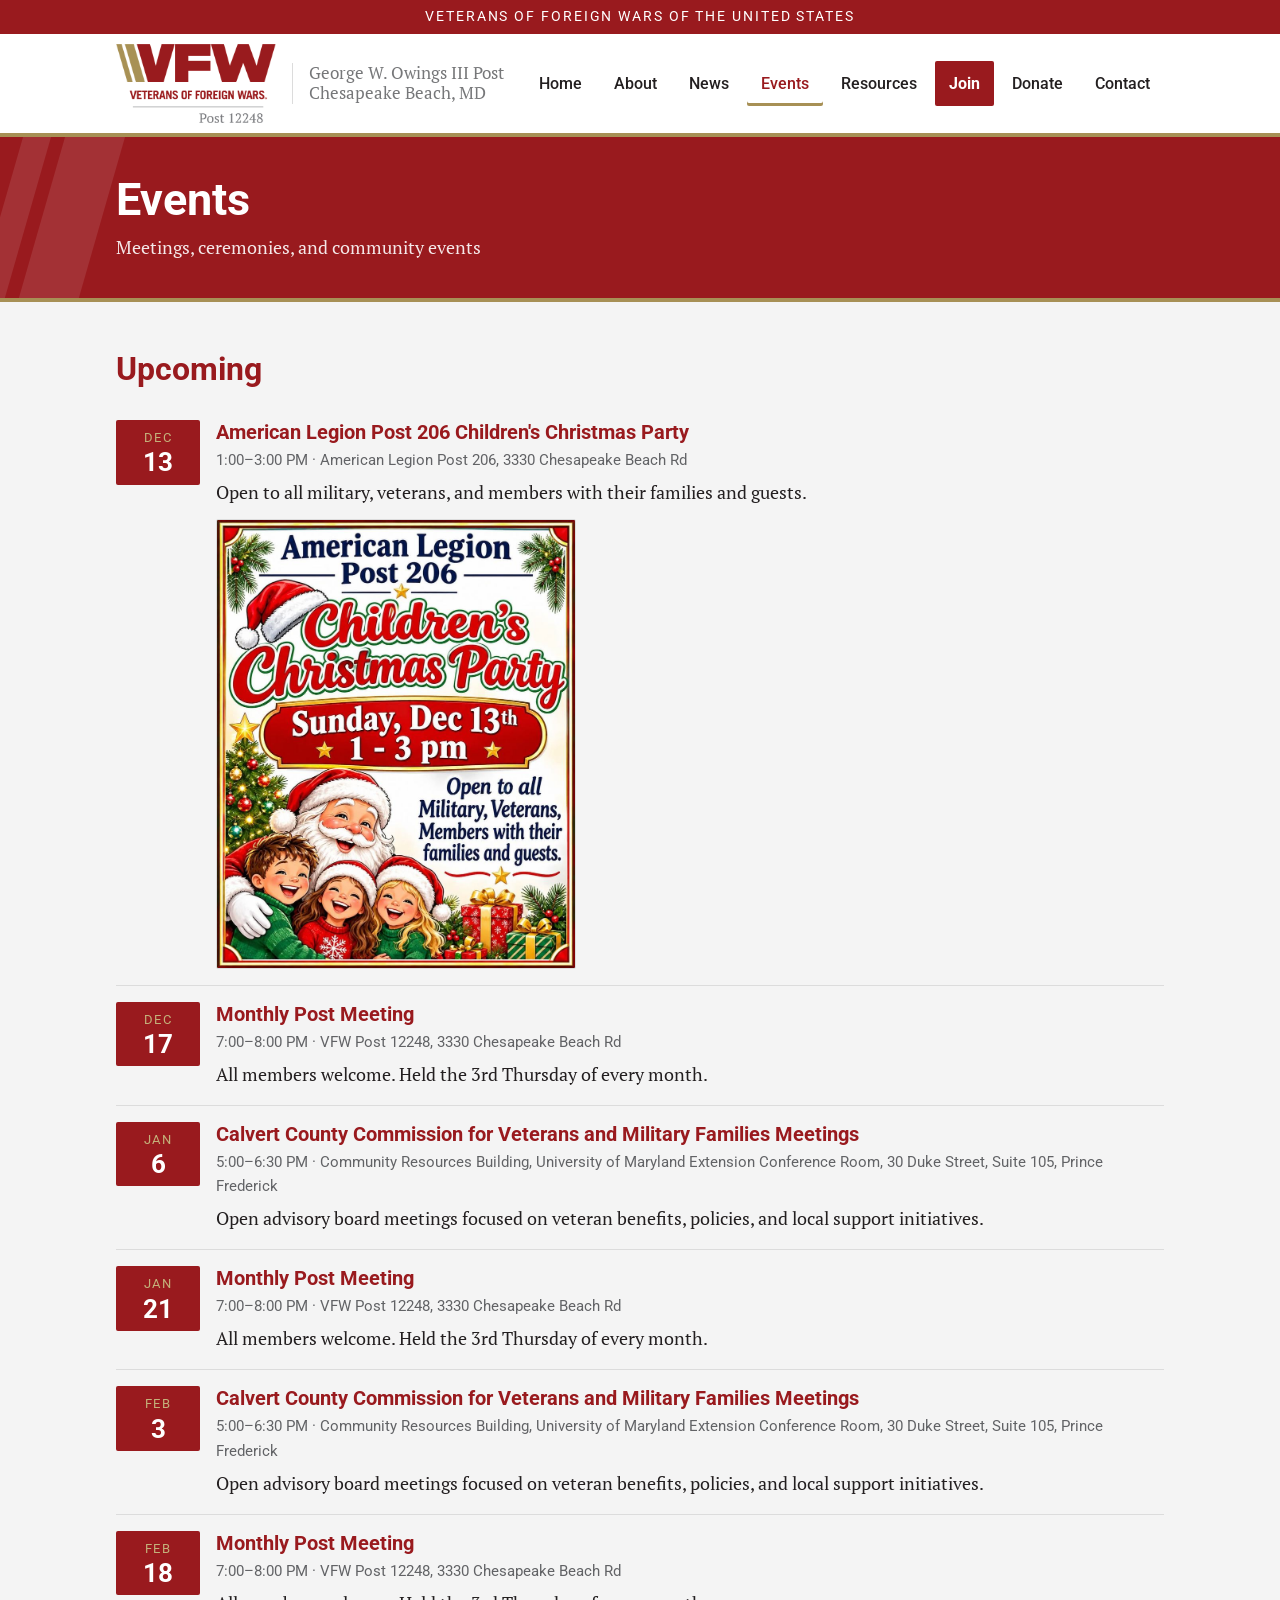
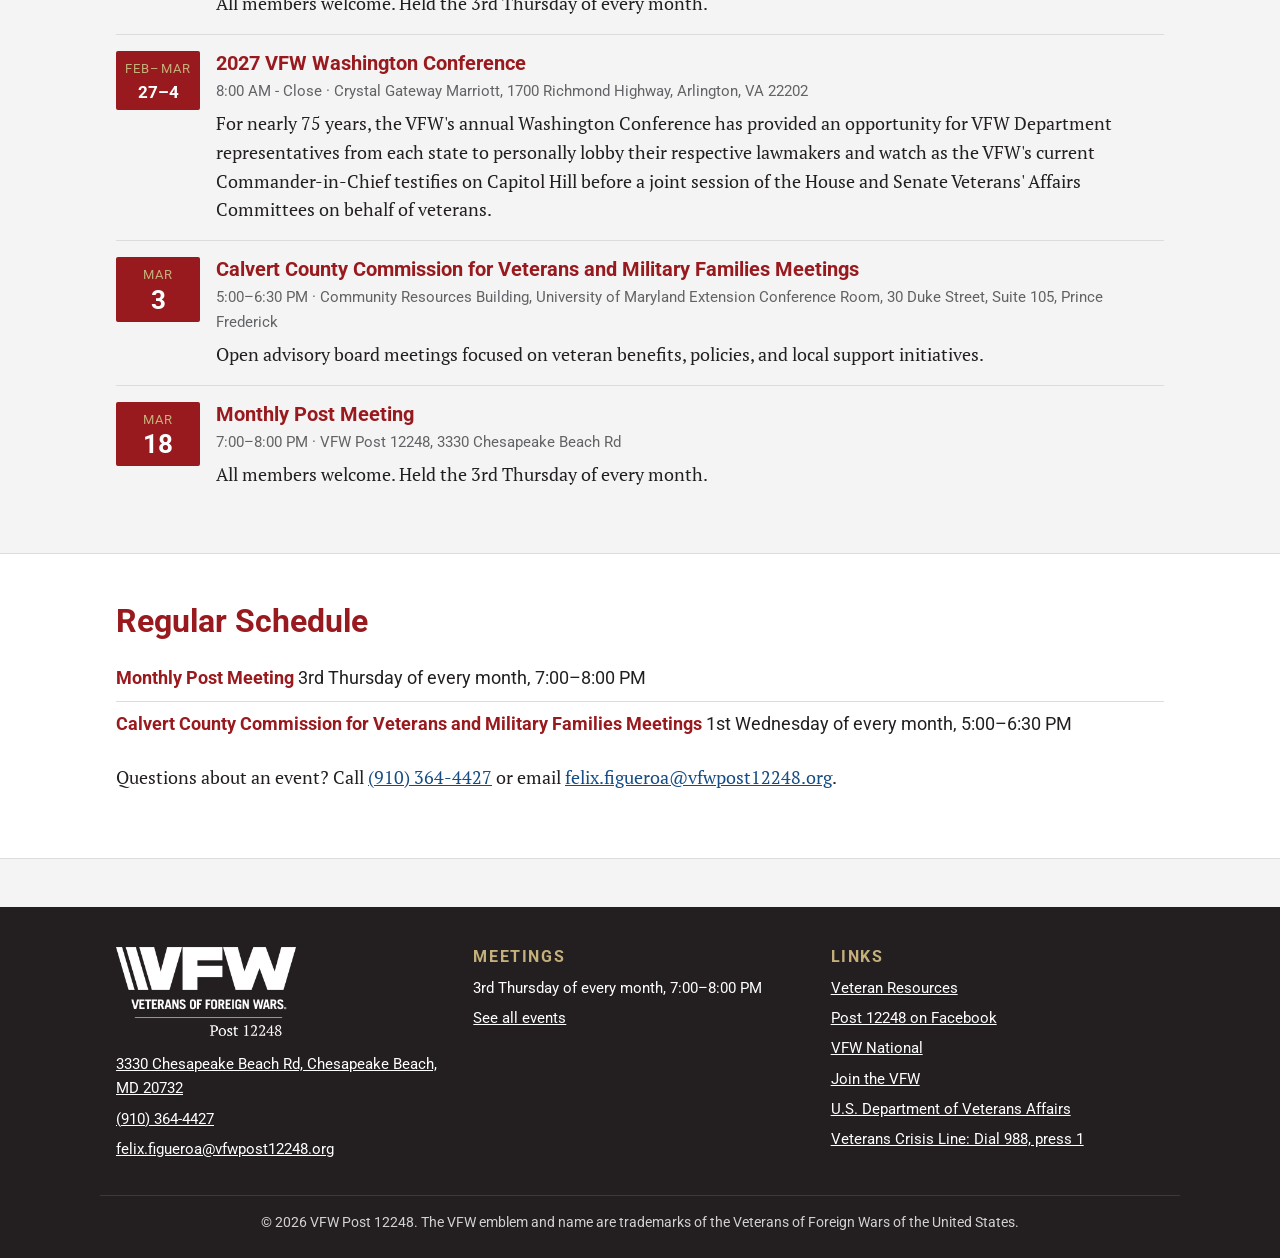
<file: events.html>
<!DOCTYPE html>
<html lang="en">
<head>
  <meta charset="utf-8">
  <meta name="viewport" content="width=device-width, initial-scale=1">
  <title>Events and Meetings | VFW Post 12248, Calvert County, MD</title>
  <meta name="description" content="Upcoming meetings, ceremonies, and community events from VFW Post 12248 in Chesapeake Beach and across Calvert County, Maryland.">
  <link rel="canonical" href="https://www.vfwpost12248.org/events">
  <meta property="og:type" content="website">
  <meta property="og:site_name" content="VFW Post 12248">
  <meta property="og:title" content="Events and Meetings | VFW Post 12248, Calvert County, MD">
  <meta property="og:description" content="Upcoming meetings, ceremonies, and community events from VFW Post 12248 in Chesapeake Beach and across Calvert County, Maryland.">
  <meta property="og:url" content="https://www.vfwpost12248.org/events">
  <meta property="og:image" content="https://www.vfwpost12248.org/images/site/og-image.jpg">
  <meta property="og:image:width" content="1200">
  <meta property="og:image:height" content="630">
  <meta property="og:image:alt" content="VFW Post 12248 logo, George W. Owings III Post, Chesapeake Beach, Maryland">
  <meta name="twitter:card" content="summary_large_image">
  <link rel="icon" type="image/png" href="images/site/favicon.png">
  <link rel="apple-touch-icon" href="images/site/apple-touch-icon.png">
  <link rel="preconnect" href="https://fonts.googleapis.com">
  <link rel="preconnect" href="https://fonts.gstatic.com" crossorigin>
  <link href="https://fonts.googleapis.com/css2?family=Roboto:wght@400;500;700&family=PT+Serif:ital,wght@0,400;0,700;1,400&display=swap" rel="stylesheet">
  <link rel="stylesheet" href="styles.css">
</head>
<body>
  <a class="skip" href="#main">Skip to content</a>
  <div class="topbar">Veterans of Foreign Wars of the United States</div>
  <header class="site">
    <div class="wrap">
      <a class="brand" href="index.html">
        <span class="logo"><img src="images/site/post12248-logo.png" alt="VFW – Veterans of Foreign Wars, Post 12248" width="160" height="79"></span>
        <span class="post">George W. Owings III Post<span class="loc"><br>Chesapeake Beach, MD</span></span>
      </a>
      <button class="menu-btn" aria-expanded="false" aria-controls="nav">Menu</button>
      <nav class="main" id="nav" aria-label="Main">
        <ul><li><a href="index.html">Home</a></li><li><a href="about.html">About</a></li><li><a href="news.html">News</a></li><li><a href="events.html">Events</a></li><li><a href="resources.html">Resources</a></li><li><a href="join.html" class="cta">Join</a></li><li><a href="donate.html">Donate</a></li><li><a href="contact.html">Contact</a></li></ul>
      </nav>
    </div>
  </header>

  <main id="main">

    <div class="page-title"><div class="stripes" aria-hidden="true"></div><div class="wrap"><h1>Events</h1><p>Meetings, ceremonies, and community events</p></div></div>

    <section class="block">
      <div class="wrap">
        <h2>Upcoming</h2>
        <div data-events="0"></div>
      </div>
    </section>

    <section class="block alt">
      <div class="wrap">
        <h2>Regular Schedule</h2>
        <ul class="info-list sans" data-recurring>
          <li><strong>Post Meeting</strong> 3rd Thursday of every month, 7:00–8:00 PM</li>
        </ul>
        <p style="margin-top:16px">Questions about an event? Call <a href="tel:+19103644427">(910) 364-4427</a> or email <a href="mailto:felix.figueroa@vfwpost12248.org">felix.figueroa@vfwpost12248.org</a>.</p>
      </div>
    </section>

  </main>

  <footer class="site">
    <div class="wrap grid">
      <div>
        <img class="footer-logo" src="images/site/post12248-logo-white.png" alt="VFW Post 12248" width="180" height="89" loading="lazy">
        <ul>
          <li><a href="https://maps.google.com/?q=3330+Chesapeake+Beach+Rd,+Chesapeake+Beach,+MD+20732">3330 Chesapeake Beach Rd, Chesapeake Beach, MD 20732</a></li>
          <li><a href="tel:+19103644427">(910) 364-4427</a></li>
          <li><a href="mailto:felix.figueroa@vfwpost12248.org">felix.figueroa@vfwpost12248.org</a></li>
        </ul>
      </div>
      <div>
        <h3>Meetings</h3>
        <ul>
          <li>3rd Thursday of every month, 7:00–8:00 PM</li>
          <li><a href="events.html">See all events</a></li>
        </ul>
      </div>
      <div>
        <h3>Links</h3>
        <ul>
          <li><a href="resources.html">Veteran Resources</a></li>
          <li><a href="https://www.facebook.com/profile.php?id=61595276814596" target="_blank" rel="noopener">Post 12248 on Facebook</a></li>
          <li><a href="https://www.vfw.org" rel="noopener">VFW National</a></li>
          <li><a href="https://www.vfw.org/join" rel="noopener">Join the VFW</a></li>
          <li><a href="https://www.va.gov" rel="noopener">U.S. Department of Veterans Affairs</a></li>
          <li><a href="https://www.veteranscrisisline.net" rel="noopener">Veterans Crisis Line: Dial 988, press 1</a></li>
        </ul>
      </div>
    </div>
    <div class="wrap legal">&copy; <span id="year">2026</span> VFW Post 12248. The VFW emblem and name are trademarks of the Veterans of Foreign Wars of the United States.</div>
  </footer>
  <script src="site.js"></script>
</body>
</html>
</file>
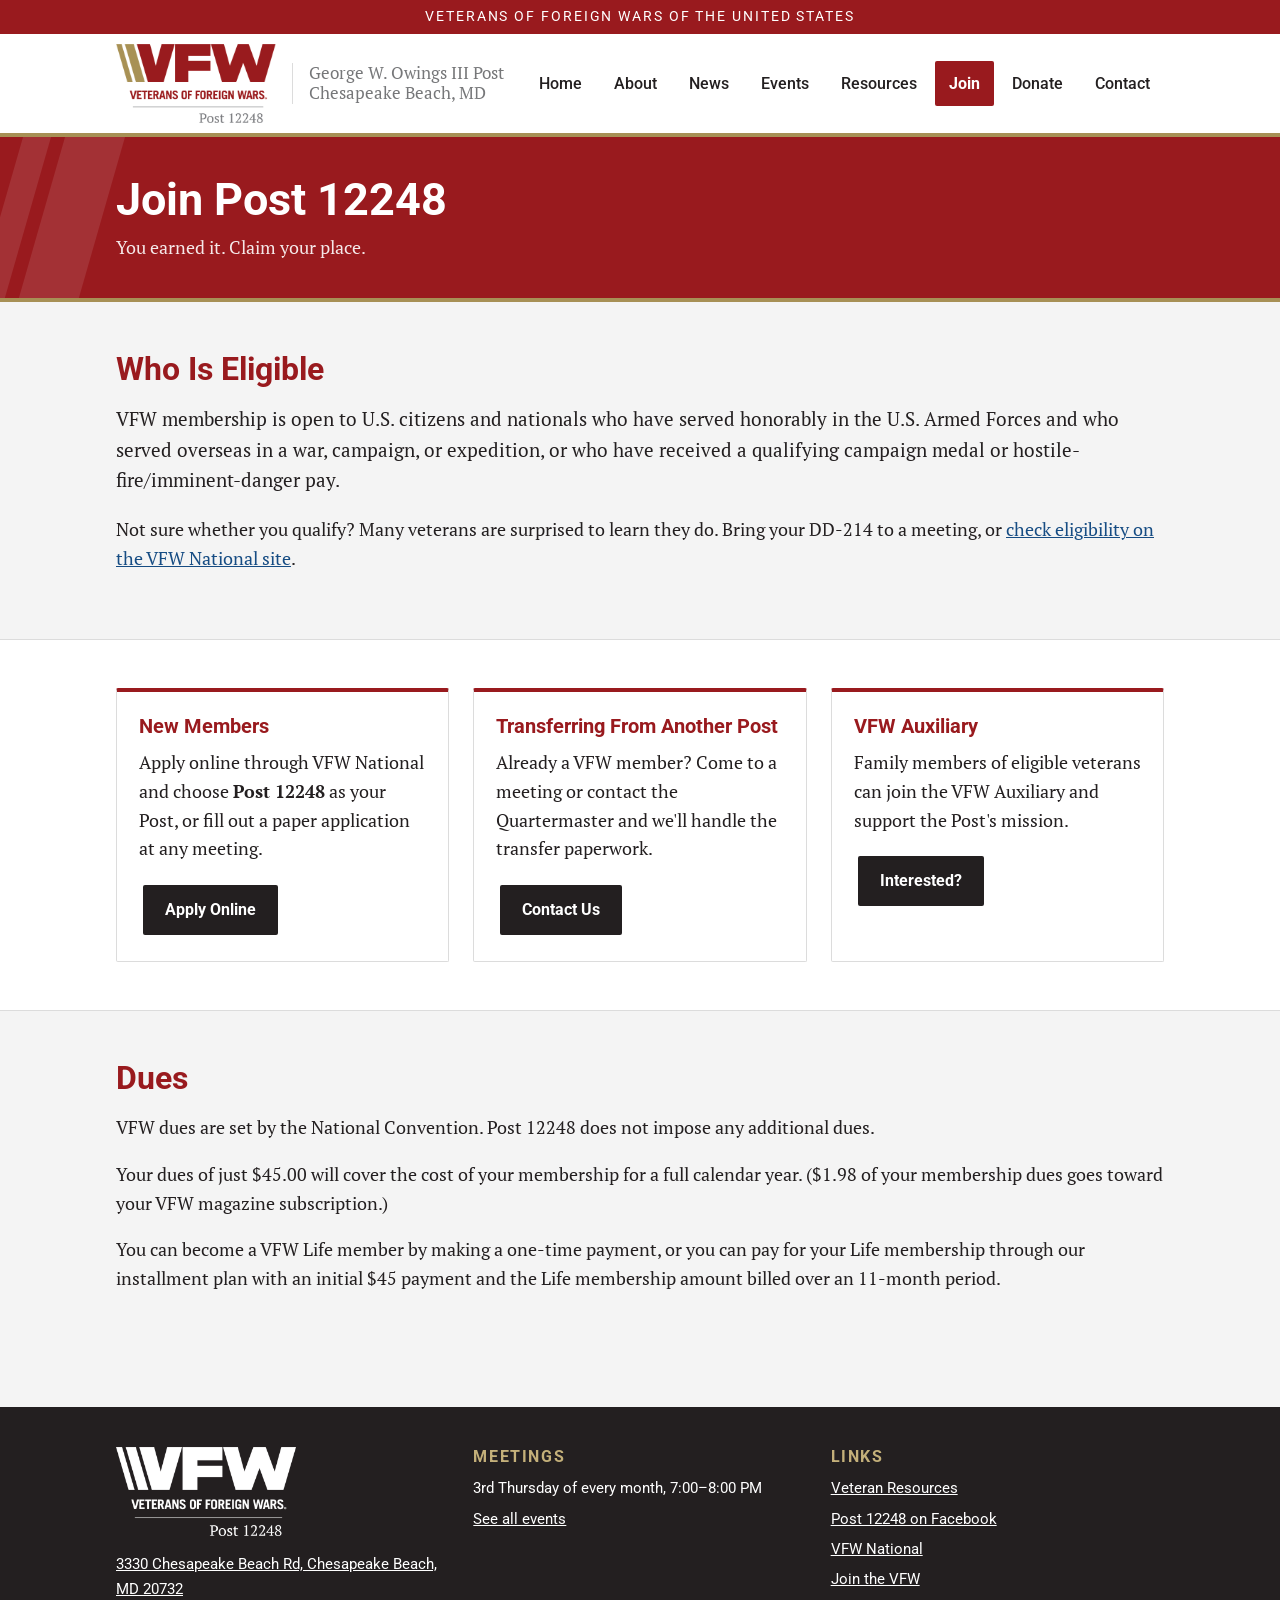
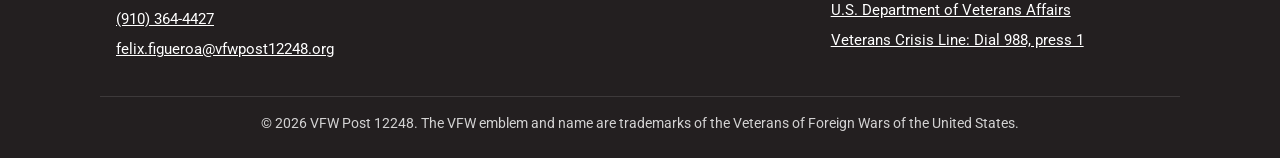
<file: join.html>
<!DOCTYPE html>
<html lang="en">
<head>
  <meta charset="utf-8">
  <meta name="viewport" content="width=device-width, initial-scale=1">
  <title>Join the VFW in Calvert County, MD | VFW Post 12248</title>
  <meta name="description" content="How to join VFW Post 12248 in Chesapeake Beach, Maryland: who is eligible, dues, transferring from another post, and the VFW Auxiliary.">
  <link rel="canonical" href="https://www.vfwpost12248.org/join">
  <meta property="og:type" content="website">
  <meta property="og:site_name" content="VFW Post 12248">
  <meta property="og:title" content="Join the VFW in Calvert County, MD | VFW Post 12248">
  <meta property="og:description" content="How to join VFW Post 12248 in Chesapeake Beach, Maryland: who is eligible, dues, transferring from another post, and the VFW Auxiliary.">
  <meta property="og:url" content="https://www.vfwpost12248.org/join">
  <meta property="og:image" content="https://www.vfwpost12248.org/images/site/og-image.jpg">
  <meta property="og:image:width" content="1200">
  <meta property="og:image:height" content="630">
  <meta property="og:image:alt" content="VFW Post 12248 logo, George W. Owings III Post, Chesapeake Beach, Maryland">
  <meta name="twitter:card" content="summary_large_image">
  <link rel="icon" type="image/png" href="images/site/favicon.png">
  <link rel="apple-touch-icon" href="images/site/apple-touch-icon.png">
  <link rel="preconnect" href="https://fonts.googleapis.com">
  <link rel="preconnect" href="https://fonts.gstatic.com" crossorigin>
  <link href="https://fonts.googleapis.com/css2?family=Roboto:wght@400;500;700&family=PT+Serif:ital,wght@0,400;0,700;1,400&display=swap" rel="stylesheet">
  <link rel="stylesheet" href="styles.css">
</head>
<body>
  <a class="skip" href="#main">Skip to content</a>
  <div class="topbar">Veterans of Foreign Wars of the United States</div>
  <header class="site">
    <div class="wrap">
      <a class="brand" href="index.html">
        <span class="logo"><img src="images/site/post12248-logo.png" alt="VFW – Veterans of Foreign Wars, Post 12248" width="160" height="79"></span>
        <span class="post">George W. Owings III Post<span class="loc"><br>Chesapeake Beach, MD</span></span>
      </a>
      <button class="menu-btn" aria-expanded="false" aria-controls="nav">Menu</button>
      <nav class="main" id="nav" aria-label="Main">
        <ul><li><a href="index.html">Home</a></li><li><a href="about.html">About</a></li><li><a href="news.html">News</a></li><li><a href="events.html">Events</a></li><li><a href="resources.html">Resources</a></li><li><a href="join.html" class="cta">Join</a></li><li><a href="donate.html">Donate</a></li><li><a href="contact.html">Contact</a></li></ul>
      </nav>
    </div>
  </header>

  <main id="main">

    <div class="page-title"><div class="stripes" aria-hidden="true"></div><div class="wrap"><h1>Join Post 12248</h1><p>You earned it. Claim your place.</p></div></div>

    <section class="block">
      <div class="wrap">
        <h2>Who Is Eligible</h2>
        <p class="lead">VFW membership is open to U.S. citizens and nationals who have served honorably in the U.S. Armed Forces and who served overseas in a war, campaign, or expedition, or who have received a qualifying campaign medal or hostile-fire/imminent-danger pay.</p>
        <p>Not sure whether you qualify? Many veterans are surprised to learn they do. Bring your DD-214 to a meeting, or <a href="https://www.vfw.org/join/eligibility" rel="noopener">check eligibility on the VFW National site</a>.</p>
      </div>
    </section>

    <section class="block alt">
      <div class="wrap grid">
        <div class="card">
          <h3>New Members</h3>
          <p>Apply online through VFW National and choose <strong>Post 12248</strong> as your Post, or fill out a paper application at any meeting.</p>
          <a class="btn blue" href="https://www.vfw.org/join" rel="noopener">Apply Online</a>
        </div>
        <div class="card">
          <h3>Transferring From Another Post</h3>
          <p>Already a VFW member? Come to a meeting or contact the Quartermaster and we'll handle the transfer paperwork.</p>
          <a class="btn blue" href="contact.html">Contact Us</a>
        </div>
        <div class="card">
          <h3>VFW Auxiliary</h3>
          <p>Family members of eligible veterans can join the VFW Auxiliary and support the Post's mission.</p>
          <a class="btn blue" href="contact.html?topic=auxiliary#send">Interested?</a>
        </div>
      </div>
    </section>

    <section class="block">
      <div class="wrap">
        <h2>Dues</h2>
        <p>VFW dues are set by the National Convention. Post 12248 does not impose any additional dues.</p>
        <p>Your dues of just $45.00 will cover the cost of your membership for a full calendar year. ($1.98 of your membership dues goes toward your VFW magazine subscription.)</p>
        <p>You can become a VFW Life member by making a one-time payment, or you can pay for your Life membership through our installment plan with an initial $45 payment and the Life membership amount billed over an 11-month period.</p>
      </div>
    </section>

  </main>

  <footer class="site">
    <div class="wrap grid">
      <div>
        <img class="footer-logo" src="images/site/post12248-logo-white.png" alt="VFW Post 12248" width="180" height="89" loading="lazy">
        <ul>
          <li><a href="https://maps.google.com/?q=3330+Chesapeake+Beach+Rd,+Chesapeake+Beach,+MD+20732">3330 Chesapeake Beach Rd, Chesapeake Beach, MD 20732</a></li>
          <li><a href="tel:+19103644427">(910) 364-4427</a></li>
          <li><a href="mailto:felix.figueroa@vfwpost12248.org">felix.figueroa@vfwpost12248.org</a></li>
        </ul>
      </div>
      <div>
        <h3>Meetings</h3>
        <ul>
          <li>3rd Thursday of every month, 7:00–8:00 PM</li>
          <li><a href="events.html">See all events</a></li>
        </ul>
      </div>
      <div>
        <h3>Links</h3>
        <ul>
          <li><a href="resources.html">Veteran Resources</a></li>
          <li><a href="https://www.facebook.com/profile.php?id=61595276814596" target="_blank" rel="noopener">Post 12248 on Facebook</a></li>
          <li><a href="https://www.vfw.org" rel="noopener">VFW National</a></li>
          <li><a href="https://www.vfw.org/join" rel="noopener">Join the VFW</a></li>
          <li><a href="https://www.va.gov" rel="noopener">U.S. Department of Veterans Affairs</a></li>
          <li><a href="https://www.veteranscrisisline.net" rel="noopener">Veterans Crisis Line: Dial 988, press 1</a></li>
        </ul>
      </div>
    </div>
    <div class="wrap legal">&copy; <span id="year">2026</span> VFW Post 12248. The VFW emblem and name are trademarks of the Veterans of Foreign Wars of the United States.</div>
  </footer>
  <script src="site.js"></script>
</body>
</html>
</file>
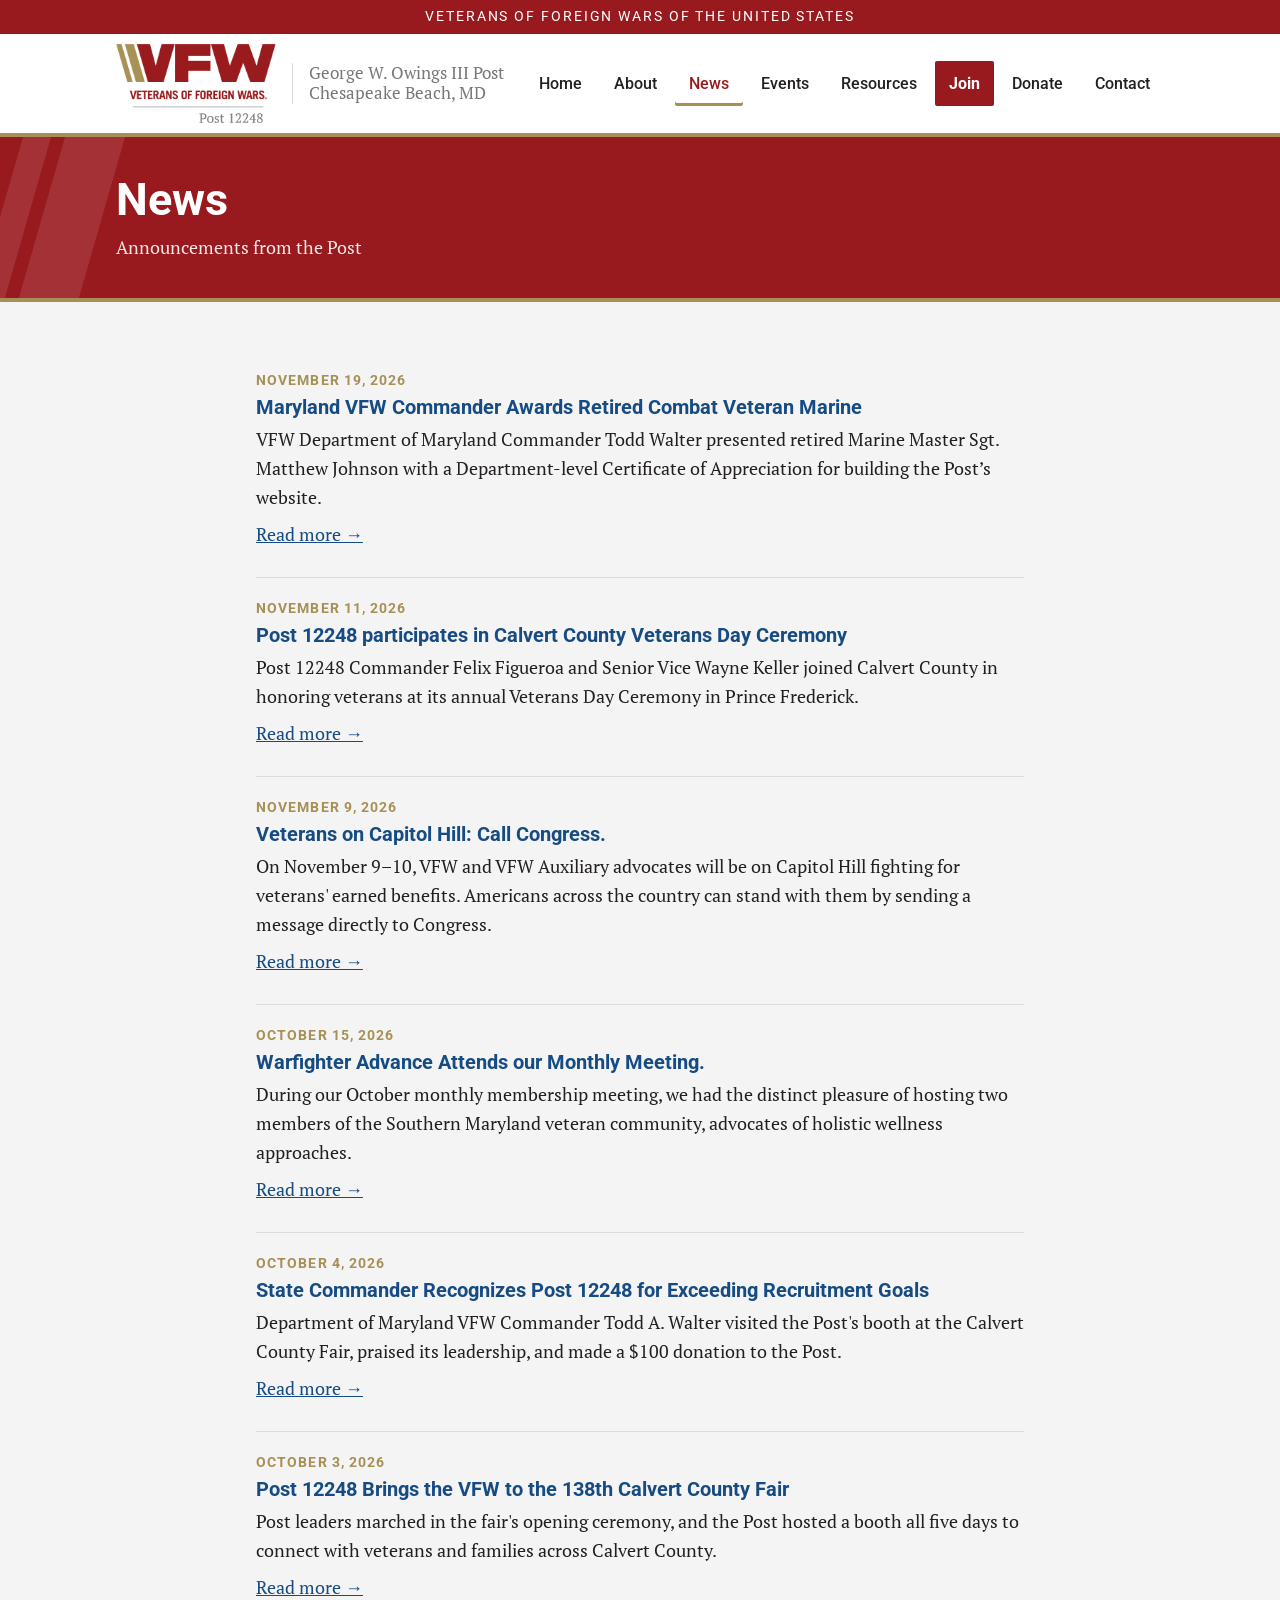
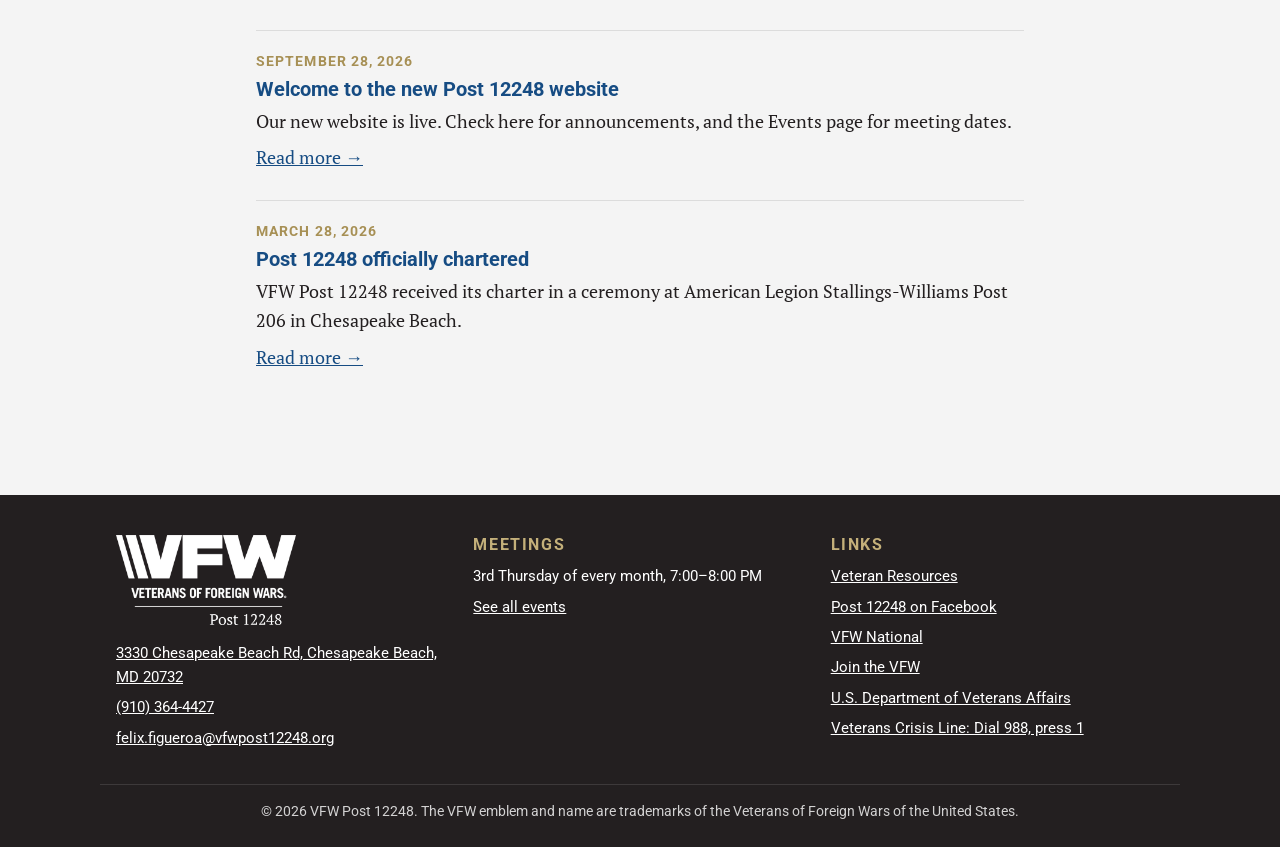
<file: news.html>
<!DOCTYPE html>
<html lang="en">
<head>
  <meta charset="utf-8">
  <meta name="viewport" content="width=device-width, initial-scale=1">
  <title>News | VFW Post 12248, Chesapeake Beach, MD</title>
  <meta name="description" content="News, stories, and announcements from VFW Post 12248, the George W. Owings III Post, in Chesapeake Beach, Calvert County, Maryland.">
  <meta property="og:type" content="website">
  <meta property="og:site_name" content="VFW Post 12248">
  <meta property="og:title" content="News | VFW Post 12248, Chesapeake Beach, MD">
  <meta property="og:description" content="News, stories, and announcements from VFW Post 12248, the George W. Owings III Post, in Chesapeake Beach, Calvert County, Maryland.">
  <meta property="og:url" content="https://www.vfwpost12248.org/news">
  <meta property="og:image" content="https://www.vfwpost12248.org/images/site/og-image.jpg">
  <meta property="og:image:width" content="1200">
  <meta property="og:image:height" content="630">
  <meta property="og:image:alt" content="VFW Post 12248 logo, George W. Owings III Post, Chesapeake Beach, Maryland">
  <meta name="twitter:card" content="summary_large_image">
  <link rel="icon" type="image/png" href="images/site/favicon.png">
  <link rel="apple-touch-icon" href="images/site/apple-touch-icon.png">
  <link rel="preconnect" href="https://fonts.googleapis.com">
  <link rel="preconnect" href="https://fonts.gstatic.com" crossorigin>
  <link href="https://fonts.googleapis.com/css2?family=Roboto:wght@400;500;700&family=PT+Serif:ital,wght@0,400;0,700;1,400&display=swap" rel="stylesheet">
  <link rel="stylesheet" href="styles.css">
</head>
<body>
  <a class="skip" href="#main">Skip to content</a>
  <div class="topbar">Veterans of Foreign Wars of the United States</div>
  <header class="site">
    <div class="wrap">
      <a class="brand" href="index.html">
        <span class="logo"><img src="images/site/post12248-logo.png" alt="VFW – Veterans of Foreign Wars, Post 12248" width="160" height="79"></span>
        <span class="post">George W. Owings III Post<span class="loc"><br>Chesapeake Beach, MD</span></span>
      </a>
      <button class="menu-btn" aria-expanded="false" aria-controls="nav">Menu</button>
      <nav class="main" id="nav" aria-label="Main">
        <ul><li><a href="index.html">Home</a></li><li><a href="about.html">About</a></li><li><a href="news.html">News</a></li><li><a href="events.html">Events</a></li><li><a href="resources.html">Resources</a></li><li><a href="join.html" class="cta">Join</a></li><li><a href="donate.html">Donate</a></li><li><a href="contact.html">Contact</a></li></ul>
      </nav>
    </div>
  </header>

  <main id="main">
    <div class="page-title"><div class="stripes" aria-hidden="true"></div><div class="wrap"><h1>News</h1><p>Announcements from the Post</p></div></div>

    <section class="block">
      <div class="wrap" style="max-width:800px">
        <div data-story></div>
        <div data-news="0"></div>
      </div>
    </section>
  </main>

  <footer class="site">
    <div class="wrap grid">
      <div>
        <img class="footer-logo" src="images/site/post12248-logo-white.png" alt="VFW Post 12248" width="180" height="89" loading="lazy">
        <ul>
          <li><a href="https://maps.google.com/?q=3330+Chesapeake+Beach+Rd,+Chesapeake+Beach,+MD+20732">3330 Chesapeake Beach Rd, Chesapeake Beach, MD 20732</a></li>
          <li><a href="tel:+19103644427">(910) 364-4427</a></li>
          <li><a href="mailto:felix.figueroa@vfwpost12248.org">felix.figueroa@vfwpost12248.org</a></li>
        </ul>
      </div>
      <div>
        <h3>Meetings</h3>
        <ul>
          <li>3rd Thursday of every month, 7:00–8:00 PM</li>
          <li><a href="events.html">See all events</a></li>
        </ul>
      </div>
      <div>
        <h3>Links</h3>
        <ul>
          <li><a href="resources.html">Veteran Resources</a></li>
          <li><a href="https://www.facebook.com/profile.php?id=61595276814596" target="_blank" rel="noopener">Post 12248 on Facebook</a></li>
          <li><a href="https://www.vfw.org" rel="noopener">VFW National</a></li>
          <li><a href="https://www.vfw.org/join" rel="noopener">Join the VFW</a></li>
          <li><a href="https://www.va.gov" rel="noopener">U.S. Department of Veterans Affairs</a></li>
          <li><a href="https://www.veteranscrisisline.net" rel="noopener">Veterans Crisis Line: Dial 988, press 1</a></li>
        </ul>
      </div>
    </div>
    <div class="wrap legal">&copy; <span id="year">2026</span> VFW Post 12248. The VFW emblem and name are trademarks of the Veterans of Foreign Wars of the United States.</div>
  </footer>
  <script src="site.js"></script>
</body>
</html>
</file>
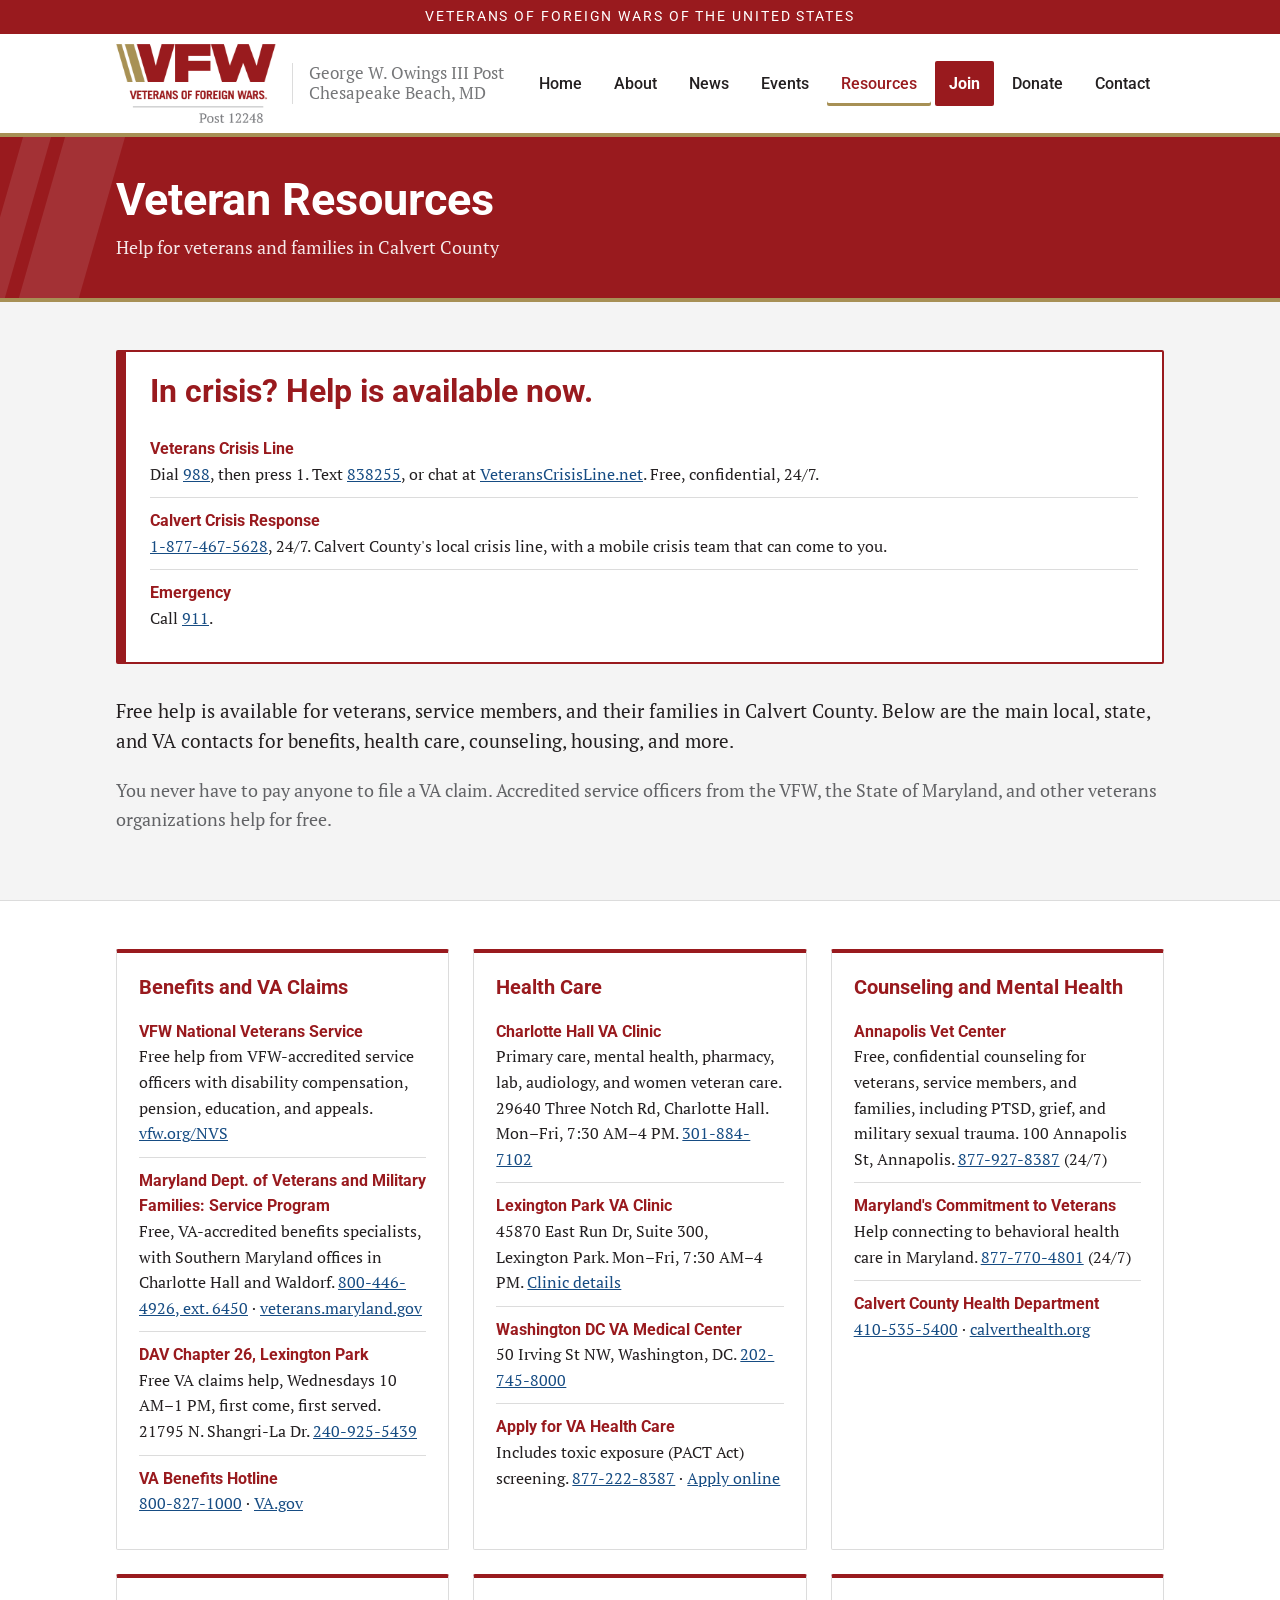
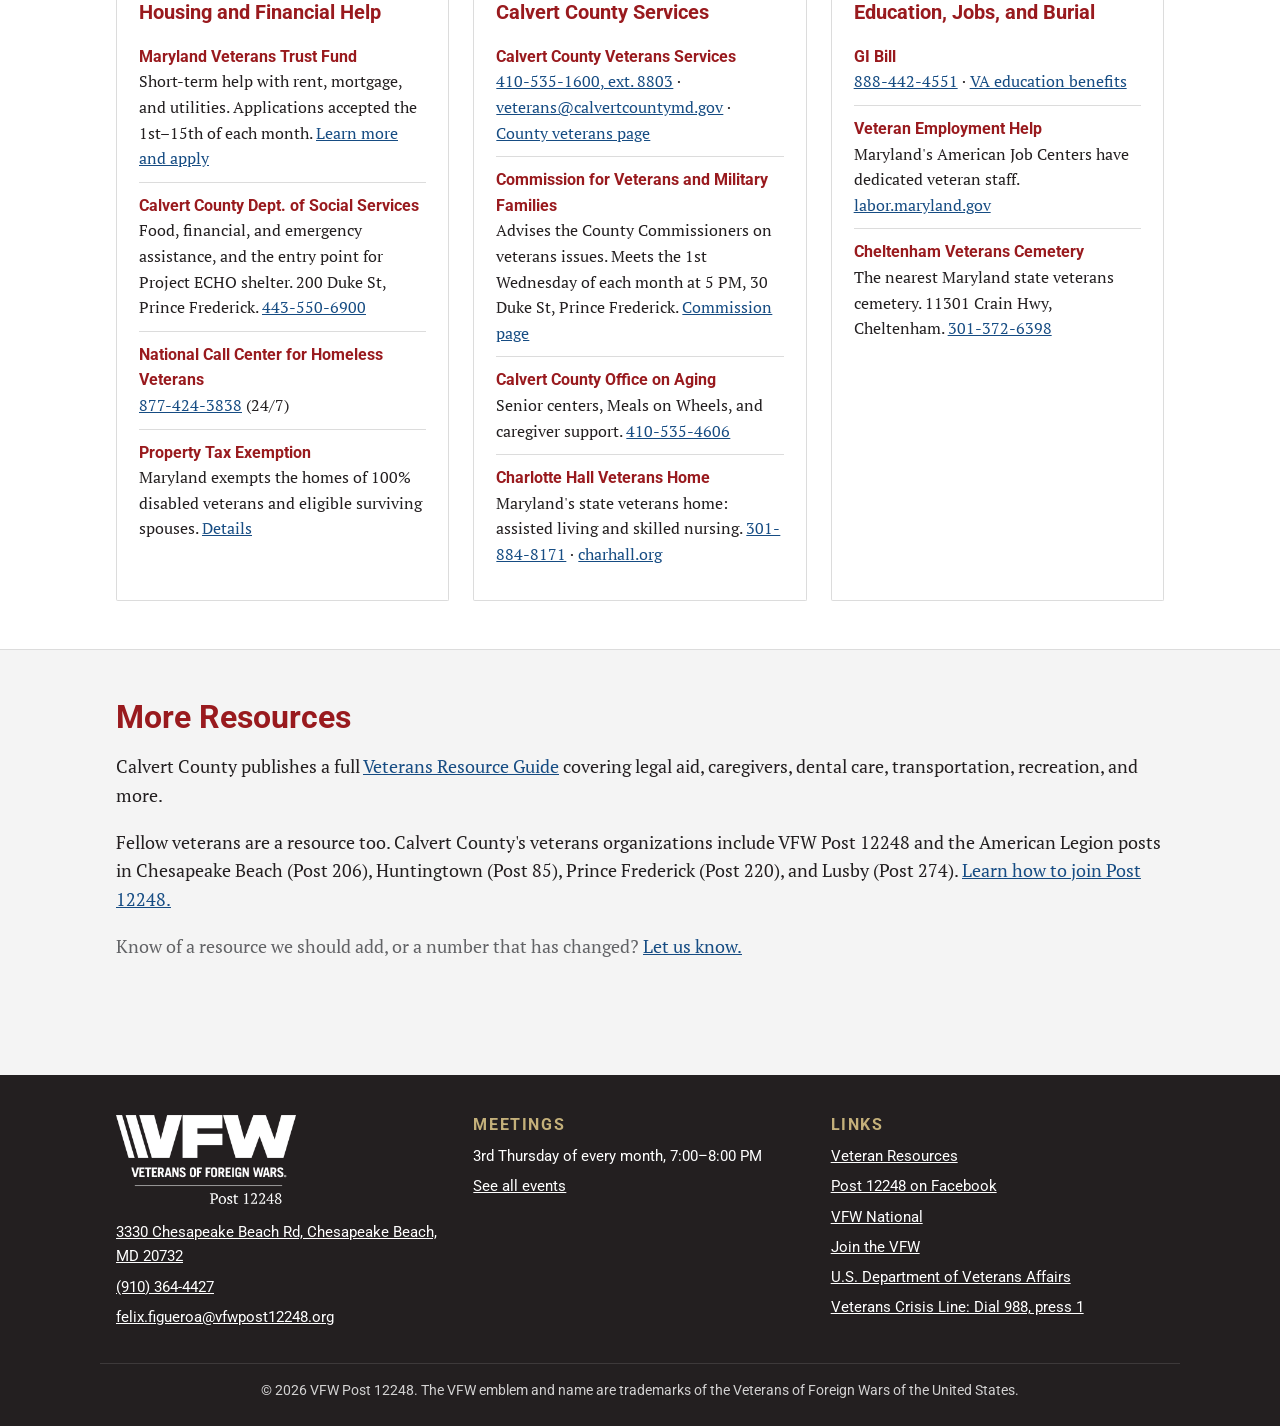
<file: resources.html>
<!DOCTYPE html>
<html lang="en">
<head>
  <meta charset="utf-8">
  <meta name="viewport" content="width=device-width, initial-scale=1">
  <title>Veteran Resources in Calvert County, MD | VFW Post 12248</title>
  <meta name="description" content="Veteran resources in Calvert County, Maryland: free VA claims help, VA health care, crisis lines, counseling, housing and financial help, and county services.">
  <link rel="canonical" href="https://www.vfwpost12248.org/resources">
  <meta property="og:type" content="website">
  <meta property="og:site_name" content="VFW Post 12248">
  <meta property="og:title" content="Veteran Resources in Calvert County, MD | VFW Post 12248">
  <meta property="og:description" content="Veteran resources in Calvert County, Maryland: free VA claims help, VA health care, crisis lines, counseling, housing and financial help, and county services.">
  <meta property="og:url" content="https://www.vfwpost12248.org/resources">
  <meta property="og:image" content="https://www.vfwpost12248.org/images/site/og-image.jpg">
  <meta property="og:image:width" content="1200">
  <meta property="og:image:height" content="630">
  <meta property="og:image:alt" content="VFW Post 12248 logo, George W. Owings III Post, Chesapeake Beach, Maryland">
  <meta name="twitter:card" content="summary_large_image">
  <link rel="icon" type="image/png" href="images/site/favicon.png">
  <link rel="apple-touch-icon" href="images/site/apple-touch-icon.png">
  <link rel="preconnect" href="https://fonts.googleapis.com">
  <link rel="preconnect" href="https://fonts.gstatic.com" crossorigin>
  <link href="https://fonts.googleapis.com/css2?family=Roboto:wght@400;500;700&family=PT+Serif:ital,wght@0,400;0,700;1,400&display=swap" rel="stylesheet">
  <link rel="stylesheet" href="styles.css">
</head>
<body>
  <a class="skip" href="#main">Skip to content</a>
  <div class="topbar">Veterans of Foreign Wars of the United States</div>
  <header class="site">
    <div class="wrap">
      <a class="brand" href="index.html">
        <span class="logo"><img src="images/site/post12248-logo.png" alt="VFW – Veterans of Foreign Wars, Post 12248" width="160" height="79"></span>
        <span class="post">George W. Owings III Post<span class="loc"><br>Chesapeake Beach, MD</span></span>
      </a>
      <button class="menu-btn" aria-expanded="false" aria-controls="nav">Menu</button>
      <nav class="main" id="nav" aria-label="Main">
        <ul><li><a href="index.html">Home</a></li><li><a href="about.html">About</a></li><li><a href="news.html">News</a></li><li><a href="events.html">Events</a></li><li><a href="resources.html">Resources</a></li><li><a href="join.html" class="cta">Join</a></li><li><a href="donate.html">Donate</a></li><li><a href="contact.html">Contact</a></li></ul>
      </nav>
    </div>
  </header>

  <main id="main">

    <div class="page-title"><div class="stripes" aria-hidden="true"></div><div class="wrap"><h1>Veteran Resources</h1><p>Help for veterans and families in Calvert County</p></div></div>

    <section class="block">
      <div class="wrap">
        <div class="crisis-box">
          <h2>In crisis? Help is available now.</h2>
          <ul class="resource-list">
            <li><strong>Veterans Crisis Line</strong> Dial <a href="tel:988">988</a>, then press 1. Text <a href="sms:838255">838255</a>, or chat at <a href="https://www.veteranscrisisline.net" target="_blank" rel="noopener">VeteransCrisisLine.net</a>. Free, confidential, 24/7.</li>
            <li><strong>Calvert Crisis Response</strong> <a href="tel:+18774675628">1-877-467-5628</a>, 24/7. Calvert County's local crisis line, with a mobile crisis team that can come to you.</li>
            <li><strong>Emergency</strong> Call <a href="tel:911">911</a>.</li>
          </ul>
        </div>

        <p class="lead" style="margin-top:32px">Free help is available for veterans, service members, and their families in Calvert County. Below are the main local, state, and VA contacts for benefits, health care, counseling, housing, and more.</p>
        <p class="muted">You never have to pay anyone to file a VA claim. Accredited service officers from the VFW, the State of Maryland, and other veterans organizations help for free.</p>
      </div>
    </section>

    <section class="block alt">
      <div class="wrap grid">

        <div class="card">
          <h3>Benefits and VA Claims</h3>
          <ul class="resource-list">
            <li><strong>VFW National Veterans Service</strong> Free help from VFW-accredited service officers with disability compensation, pension, education, and appeals. <a href="https://www.vfw.org/NVS" target="_blank" rel="noopener">vfw.org/NVS</a></li>
            <li><strong>Maryland Dept. of Veterans and Military Families: Service Program</strong> Free, VA-accredited benefits specialists, with Southern Maryland offices in Charlotte Hall and Waldorf. <a href="tel:+18004464926,6450">800-446-4926, ext. 6450</a> · <a href="https://veterans.maryland.gov/benefits-services/how-apply-benefits" target="_blank" rel="noopener">veterans.maryland.gov</a></li>
            <li><strong>DAV Chapter 26, Lexington Park</strong> Free VA claims help, Wednesdays 10 AM–1 PM, first come, first served. 21795 N. Shangri-La Dr. <a href="tel:+12409255439">240-925-5439</a></li>
            <li><strong>VA Benefits Hotline</strong> <a href="tel:+18008271000">800-827-1000</a> · <a href="https://www.va.gov" target="_blank" rel="noopener">VA.gov</a></li>
          </ul>
        </div>

        <div class="card">
          <h3>Health Care</h3>
          <ul class="resource-list">
            <li><strong>Charlotte Hall VA Clinic</strong> Primary care, mental health, pharmacy, lab, audiology, and women veteran care. 29640 Three Notch Rd, Charlotte Hall. Mon–Fri, 7:30 AM–4 PM. <a href="tel:+13018847102">301-884-7102</a></li>
            <li><strong>Lexington Park VA Clinic</strong> 45870 East Run Dr, Suite 300, Lexington Park. Mon–Fri, 7:30 AM–4 PM. <a href="https://www.va.gov/washington-dc-health-care/locations/lexington-park-va-clinic/" target="_blank" rel="noopener">Clinic details</a></li>
            <li><strong>Washington DC VA Medical Center</strong> 50 Irving St NW, Washington, DC. <a href="tel:+12027458000">202-745-8000</a></li>
            <li><strong>Apply for VA Health Care</strong> Includes toxic exposure (PACT Act) screening. <a href="tel:+18772228387">877-222-8387</a> · <a href="https://www.va.gov/health-care/apply-for-health-care-form-10-10ez/" target="_blank" rel="noopener">Apply online</a></li>
          </ul>
        </div>

        <div class="card">
          <h3>Counseling and Mental Health</h3>
          <ul class="resource-list">
            <li><strong>Annapolis Vet Center</strong> Free, confidential counseling for veterans, service members, and families, including PTSD, grief, and military sexual trauma. 100 Annapolis St, Annapolis. <a href="tel:+18779278387">877-927-8387</a> (24/7)</li>
            <li><strong>Maryland's Commitment to Veterans</strong> Help connecting to behavioral health care in Maryland. <a href="tel:+18777704801">877-770-4801</a> (24/7)</li>
            <li><strong>Calvert County Health Department</strong> <a href="tel:+14105355400">410-535-5400</a> · <a href="https://www.calverthealth.org" target="_blank" rel="noopener">calverthealth.org</a></li>
          </ul>
        </div>

        <div class="card">
          <h3>Housing and Financial Help</h3>
          <ul class="resource-list">
            <li><strong>Maryland Veterans Trust Fund</strong> Short-term help with rent, mortgage, and utilities. Applications accepted the 1st–15th of each month. <a href="https://veterans.maryland.gov/about-us/maryland-veterans-trust-fund" target="_blank" rel="noopener">Learn more and apply</a></li>
            <li><strong>Calvert County Dept. of Social Services</strong> Food, financial, and emergency assistance, and the entry point for Project ECHO shelter. 200 Duke St, Prince Frederick. <a href="tel:+14435506900">443-550-6900</a></li>
            <li><strong>National Call Center for Homeless Veterans</strong> <a href="tel:+18774243838">877-424-3838</a> (24/7)</li>
            <li><strong>Property Tax Exemption</strong> Maryland exempts the homes of 100% disabled veterans and eligible surviving spouses. <a href="https://veterans.maryland.gov/benefits-services/tax-exemptions" target="_blank" rel="noopener">Details</a></li>
          </ul>
        </div>

        <div class="card">
          <h3>Calvert County Services</h3>
          <ul class="resource-list">
            <li><strong>Calvert County Veterans Services</strong> <a href="tel:+14105351600,8803">410-535-1600, ext. 8803</a> · <a href="mailto:veterans@calvertcountymd.gov">veterans@calvertcountymd.gov</a> · <a href="https://www.calvertcountymd.gov/3981/Military-and-Veterans-Assistance" target="_blank" rel="noopener">County veterans page</a></li>
            <li><strong>Commission for Veterans and Military Families</strong> Advises the County Commissioners on veterans issues. Meets the 1st Wednesday of each month at 5 PM, 30 Duke St, Prince Frederick. <a href="https://www.calvertcountymd.gov/2855/Commission-for-Veterans-and-Military-Fam" target="_blank" rel="noopener">Commission page</a></li>
            <li><strong>Calvert County Office on Aging</strong> Senior centers, Meals on Wheels, and caregiver support. <a href="tel:+14105354606">410-535-4606</a></li>
            <li><strong>Charlotte Hall Veterans Home</strong> Maryland's state veterans home: assisted living and skilled nursing. <a href="tel:+13018848171">301-884-8171</a> · <a href="https://www.charhall.org" target="_blank" rel="noopener">charhall.org</a></li>
          </ul>
        </div>

        <div class="card">
          <h3>Education, Jobs, and Burial</h3>
          <ul class="resource-list">
            <li><strong>GI Bill</strong> <a href="tel:+18884424551">888-442-4551</a> · <a href="https://www.va.gov/education/" target="_blank" rel="noopener">VA education benefits</a></li>
            <li><strong>Veteran Employment Help</strong> Maryland's American Job Centers have dedicated veteran staff. <a href="https://www.labor.maryland.gov" target="_blank" rel="noopener">labor.maryland.gov</a></li>
            <li><strong>Cheltenham Veterans Cemetery</strong> The nearest Maryland state veterans cemetery. 11301 Crain Hwy, Cheltenham. <a href="tel:+13013726398">301-372-6398</a></li>
          </ul>
        </div>

      </div>
    </section>

    <section class="block">
      <div class="wrap">
        <h2>More Resources</h2>
        <p>Calvert County publishes a full <a href="https://www.calvertcountymd.gov/DocumentCenter/View/32573/Veterans-Resource-Guide---Revised-September-1-2024" target="_blank" rel="noopener">Veterans Resource Guide</a> covering legal aid, caregivers, dental care, transportation, recreation, and more.</p>
        <p>Fellow veterans are a resource too. Calvert County's veterans organizations include VFW Post 12248 and the American Legion posts in Chesapeake Beach (Post 206), Huntingtown (Post 85), Prince Frederick (Post 220), and Lusby (Post 274). <a href="join.html">Learn how to join Post 12248.</a></p>
        <p class="muted">Know of a resource we should add, or a number that has changed? <a href="contact.html#send">Let us know.</a></p>
      </div>
    </section>

  </main>

  <footer class="site">
    <div class="wrap grid">
      <div>
        <img class="footer-logo" src="images/site/post12248-logo-white.png" alt="VFW Post 12248" width="180" height="89" loading="lazy">
        <ul>
          <li><a href="https://maps.google.com/?q=3330+Chesapeake+Beach+Rd,+Chesapeake+Beach,+MD+20732">3330 Chesapeake Beach Rd, Chesapeake Beach, MD 20732</a></li>
          <li><a href="tel:+19103644427">(910) 364-4427</a></li>
          <li><a href="mailto:felix.figueroa@vfwpost12248.org">felix.figueroa@vfwpost12248.org</a></li>
        </ul>
      </div>
      <div>
        <h3>Meetings</h3>
        <ul>
          <li>3rd Thursday of every month, 7:00–8:00 PM</li>
          <li><a href="events.html">See all events</a></li>
        </ul>
      </div>
      <div>
        <h3>Links</h3>
        <ul>
          <li><a href="resources.html">Veteran Resources</a></li>
          <li><a href="https://www.facebook.com/profile.php?id=61595276814596" target="_blank" rel="noopener">Post 12248 on Facebook</a></li>
          <li><a href="https://www.vfw.org" rel="noopener">VFW National</a></li>
          <li><a href="https://www.vfw.org/join" rel="noopener">Join the VFW</a></li>
          <li><a href="https://www.va.gov" rel="noopener">U.S. Department of Veterans Affairs</a></li>
          <li><a href="https://www.veteranscrisisline.net" rel="noopener">Veterans Crisis Line: Dial 988, press 1</a></li>
        </ul>
      </div>
    </div>
    <div class="wrap legal">&copy; <span id="year">2026</span> VFW Post 12248. The VFW emblem and name are trademarks of the Veterans of Foreign Wars of the United States.</div>
  </footer>
  <script src="site.js"></script>
</body>
</html>
</file>
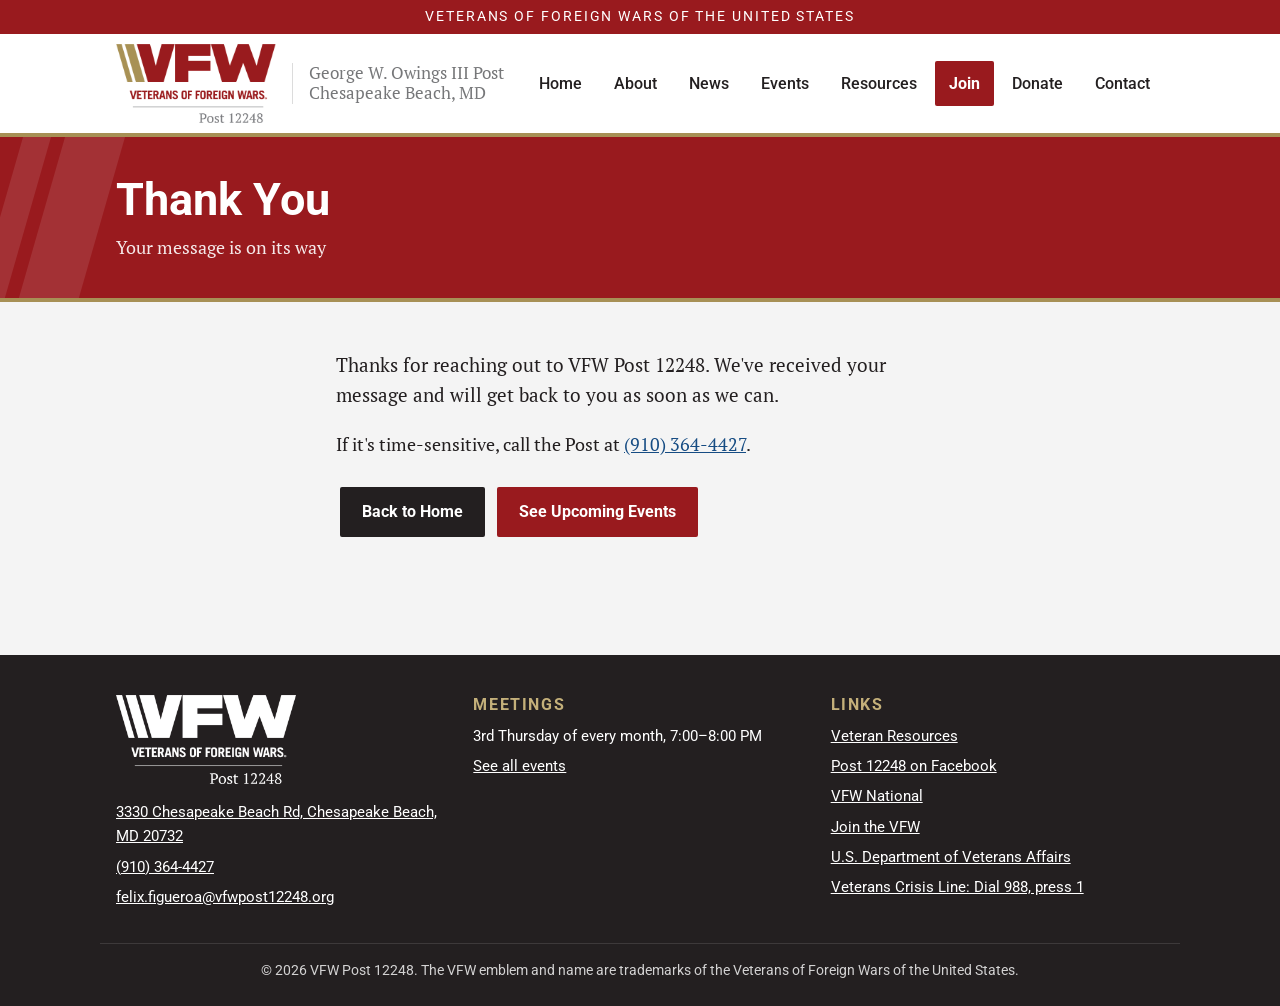
<file: thanks.html>
<!DOCTYPE html>
<html lang="en">
<head>
  <meta charset="utf-8">
  <meta name="viewport" content="width=device-width, initial-scale=1">
  <title>Thank You – VFW Post 12248</title>
  <meta name="description" content="Thanks for contacting VFW Post 12248."><meta name="robots" content="noindex">
  <meta name="robots" content="noindex">
  <link rel="icon" type="image/png" href="images/site/favicon.png">
  <link rel="apple-touch-icon" href="images/site/apple-touch-icon.png">
  <link rel="preconnect" href="https://fonts.googleapis.com">
  <link rel="preconnect" href="https://fonts.gstatic.com" crossorigin>
  <link href="https://fonts.googleapis.com/css2?family=Roboto:wght@400;500;700&family=PT+Serif:ital,wght@0,400;0,700;1,400&display=swap" rel="stylesheet">
  <link rel="stylesheet" href="styles.css">
</head>
<body>
  <a class="skip" href="#main">Skip to content</a>
  <div class="topbar">Veterans of Foreign Wars of the United States</div>
  <header class="site">
    <div class="wrap">
      <a class="brand" href="index.html">
        <span class="logo"><img src="images/site/post12248-logo.png" alt="VFW – Veterans of Foreign Wars, Post 12248" width="160" height="79"></span>
        <span class="post">George W. Owings III Post<span class="loc"><br>Chesapeake Beach, MD</span></span>
      </a>
      <button class="menu-btn" aria-expanded="false" aria-controls="nav">Menu</button>
      <nav class="main" id="nav" aria-label="Main">
        <ul><li><a href="index.html">Home</a></li><li><a href="about.html">About</a></li><li><a href="news.html">News</a></li><li><a href="events.html">Events</a></li><li><a href="resources.html">Resources</a></li><li><a href="join.html" class="cta">Join</a></li><li><a href="donate.html">Donate</a></li><li><a href="contact.html">Contact</a></li></ul>
      </nav>
    </div>
  </header>

  <main id="main">
    <div class="page-title"><div class="stripes" aria-hidden="true"></div><div class="wrap"><h1>Thank You</h1><p>Your message is on its way</p></div></div>
    <section class="block">
      <div class="wrap" style="max-width:640px">
        <p class="lead">Thanks for reaching out to VFW Post 12248. We've received your message and will get back to you as soon as we can.</p>
        <p>If it's time-sensitive, call the Post at <a href="tel:+19103644427">(910) 364-4427</a>.</p>
        <p style="margin-top:24px"><a class="btn blue" href="index.html">Back to Home</a> <a class="btn gold" href="events.html">See Upcoming Events</a></p>
      </div>
    </section>
  </main>

  <footer class="site">
    <div class="wrap grid">
      <div>
        <img class="footer-logo" src="images/site/post12248-logo-white.png" alt="VFW Post 12248" width="180" height="89" loading="lazy">
        <ul>
          <li><a href="https://maps.google.com/?q=3330+Chesapeake+Beach+Rd,+Chesapeake+Beach,+MD+20732">3330 Chesapeake Beach Rd, Chesapeake Beach, MD 20732</a></li>
          <li><a href="tel:+19103644427">(910) 364-4427</a></li>
          <li><a href="mailto:felix.figueroa@vfwpost12248.org">felix.figueroa@vfwpost12248.org</a></li>
        </ul>
      </div>
      <div>
        <h3>Meetings</h3>
        <ul>
          <li>3rd Thursday of every month, 7:00–8:00 PM</li>
          <li><a href="events.html">See all events</a></li>
        </ul>
      </div>
      <div>
        <h3>Links</h3>
        <ul>
          <li><a href="resources.html">Veteran Resources</a></li>
          <li><a href="https://www.facebook.com/profile.php?id=61595276814596" target="_blank" rel="noopener">Post 12248 on Facebook</a></li>
          <li><a href="https://www.vfw.org" rel="noopener">VFW National</a></li>
          <li><a href="https://www.vfw.org/join" rel="noopener">Join the VFW</a></li>
          <li><a href="https://www.va.gov" rel="noopener">U.S. Department of Veterans Affairs</a></li>
          <li><a href="https://www.veteranscrisisline.net" rel="noopener">Veterans Crisis Line: Dial 988, press 1</a></li>
        </ul>
      </div>
    </div>
    <div class="wrap legal">&copy; <span id="year">2026</span> VFW Post 12248. The VFW emblem and name are trademarks of the Veterans of Foreign Wars of the United States.</div>
  </footer>
  <script src="site.js"></script>
</body>
</html>
</file>
<file: styles.css>
/* VFW Post 12248 – site styles */
:root {
  /* VFW Brand Guidelines v2 (Aug 2018), primary palette */
  --vfw-red: #991a1e;
  --vfw-red-dark: #7d1518;
  --vfw-gold: #a79055;
  --vfw-gold-light: #c4b07a;
  /* secondary palette */
  --vfw-blue: #164c83;
  --vfw-gray: #767779;
  --vfw-black: #231f20;
  --text: #231f20;
  --muted: #626366;
  --bg: #f4f4f4;
  --card: #ffffff;
  --border: #dcdcdc;
  --max: 1080px;
  --sans: "Roboto", Arial, Helvetica, sans-serif;
  --serif: "PT Serif", Georgia, "Times New Roman", serif;
}
* { box-sizing: border-box; }
html { scroll-behavior: smooth; }
body {
  margin: 0;
  font-family: var(--serif);
  font-size: 18px;
  line-height: 1.6;
  color: var(--text);
  background: var(--bg);
}
a { color: var(--vfw-blue); }
a:hover { color: var(--vfw-red); }
img { max-width: 100%; height: auto; display: block; }
h1, h2, h3 { font-family: var(--sans); font-weight: 700; line-height: 1.2; color: var(--vfw-red); margin: 0 0 0.5em; }
h1 { font-size: clamp(1.9rem, 4vw, 2.8rem); }
h2 { font-size: clamp(1.5rem, 3vw, 2rem); }
h3 { font-size: 1.25rem; }
p { margin: 0 0 1em; }
.sans { font-family: var(--sans); }
.wrap { max-width: var(--max); margin: 0 auto; padding: 0 16px; }
.skip { position: absolute; left: -999px; top: 0; background: #fff; padding: 8px; z-index: 100; }
.skip:focus { left: 8px; }

/* Header / nav */
.topbar {
  background: var(--vfw-red);
  color: #fff;
  font-family: var(--sans);
  font-size: 0.85rem;
  letter-spacing: 0.14em;
  text-transform: uppercase;
  text-align: center;
  padding: 6px 16px;
}
header.site {
  background: #fff;
  color: var(--text);
  border-bottom: 4px solid var(--vfw-gold);
  position: relative;
}
header.site .wrap {
  display: flex;
  align-items: center;
  justify-content: space-between;
  gap: 16px;
  min-height: 80px;
}
.brand { display: flex; align-items: center; gap: 16px; color: var(--text); text-decoration: none; padding: 10px 0; }
.brand .logo { display: flex; flex-shrink: 0; }
.brand .logo img { width: 160px; height: auto; } /* official Post logo; never below 100px wide (brand minimum) */
.brand .post { font-family: var(--serif); color: var(--vfw-gray); font-size: 1.05rem; line-height: 1.2; border-left: 1px solid var(--border); padding-left: 16px; }

.wordmark { width: 280px; height: auto; margin: 0 0 20px; }
nav.main ul { list-style: none; margin: 0; padding: 0; display: flex; gap: 4px; }
nav.main a {
  display: block; padding: 10px 14px; color: var(--text); text-decoration: none;
  font-family: var(--sans); font-weight: 500; font-size: 1rem; border-radius: 2px;
}
nav.main a:hover, nav.main a[aria-current="page"] { color: var(--vfw-red); box-shadow: inset 0 -3px 0 var(--vfw-gold); }
nav.main a.cta { background: var(--vfw-red); color: #fff; font-weight: 700; box-shadow: none; }
nav.main a.cta:hover { background: var(--vfw-red-dark); color: #fff; }
.menu-btn {
  display: none; background: none; border: 2px solid var(--vfw-red); color: var(--vfw-red);
  padding: 8px 12px; border-radius: 4px; font-size: 1rem; cursor: pointer;
  font-family: var(--sans);
}
@media (max-width: 1100px) and (min-width: 961px) {
  nav.main a { padding: 10px 9px; font-size: 0.95rem; }
  .brand .post { font-size: 0.9rem; }
}
@media (max-width: 960px) {
  .menu-btn { display: block; }
  .brand .logo img { width: 110px; }
  .brand .post { font-size: 0.85rem; line-height: 1.25; }
  .brand .post .loc { display: none; }
  .topbar { font-size: 0.7rem; letter-spacing: 0.08em; }
  .hero { padding: 56px 16px; }
  .hero .stripes { display: none; }
  .hero { border-left: 10px solid var(--vfw-gold); }
  nav.main { display: none; position: absolute; left: 0; right: 0; top: 100%;
    background: #fff; border-bottom: 4px solid var(--vfw-gold); box-shadow: 0 8px 16px rgba(0,0,0,0.12); z-index: 50; }
  nav.main.open { display: block; }
  nav.main ul { flex-direction: column; padding: 8px 16px 16px; }
  nav.main a { padding: 14px; font-size: 1.1rem; }
}

/* Hero */
.hero {
  position: relative; overflow: hidden;
  background: #ececec;
  color: var(--text);
  text-align: center;
  padding: 72px 16px;
}
/* Brand "bold stripes" device: two stripes at 74°, thin = X, gap = 0.5X, wide = 1.5X+ */
.stripes { position: absolute; top: -10%; bottom: -10%; left: 0; width: 220px; pointer-events: none; }
.stripes::before, .stripes::after { content: ""; position: absolute; top: 0; bottom: 0; background: var(--vfw-gold); transform: skewX(-16deg); }
.stripes::before { left: 0; width: 28px; }
.stripes::after { left: 42px; width: 60px; }
.hero .wrap { position: relative; }
.hero h1 { color: var(--vfw-red); margin-bottom: 0.3em; font-size: clamp(2.2rem, 5vw, 3.4rem); letter-spacing: -0.01em; }
.hero p { font-size: 1.25rem; max-width: 720px; margin: 0 auto 1.6em; }
.hero-logo { width: min(420px, 80vw); height: auto; margin: 0 auto 20px; display: block; }
.hero-title span { display: block; font-family: var(--serif); font-weight: 400; color: var(--vfw-gray); font-size: clamp(1.3rem, 3vw, 1.8rem); letter-spacing: 0; }
.footer-logo { width: 180px; height: auto; margin: 0 0 16px; }
.btn {
  display: inline-block; padding: 12px 22px; border-radius: 2px; text-decoration: none;
  font-family: var(--sans); font-weight: bold; font-size: 1rem; margin: 4px;
}
.btn.gold { background: var(--vfw-red); color: #fff; }
.btn.gold:hover { background: var(--vfw-red-dark); color: #fff; }
.btn.outline { border: 2px solid var(--vfw-red); color: var(--vfw-red); }
.btn.outline:hover { background: var(--vfw-red); color: #fff; }
.btn.blue { background: var(--vfw-black); color: #fff; }
.btn.blue:hover { background: #000; color: #fff; }
.btn.navy { background: var(--vfw-blue); color: #fff; }
.btn.navy:hover { background: #0f3a66; color: #fff; }
.center { text-align: center; }

/* Sections */
section.block { padding: 48px 0; }
section.block.alt { background: #fff; border-top: 1px solid var(--border); border-bottom: 1px solid var(--border); }
.page-title { position: relative; overflow: hidden; background: var(--vfw-red); color: #fff; padding: 36px 16px; border-bottom: 4px solid var(--vfw-gold); }
.page-title .stripes::before, .page-title .stripes::after { background: rgba(255,255,255,0.10); }
.page-title .wrap { position: relative; }
.page-title h1 { color: #fff; margin: 0; }
.page-title p { margin: 6px 0 0; opacity: 0.9; }
.grid { display: grid; gap: 24px; grid-template-columns: repeat(auto-fit, minmax(260px, 1fr)); }
.card {
  background: var(--card); border: 1px solid var(--border); border-top: 4px solid var(--vfw-red);
  padding: 22px; border-radius: 2px;
}
.card h3 { margin-top: 0; }
.lead { font-size: 1.2rem; }
.muted { color: var(--muted); }
.placeholder {
  background: #fff8dc; border: 2px dashed #c9a227; padding: 12px 16px; border-radius: 2px;
  font-family: var(--sans); font-size: 0.95rem; color: #6b5300;
}
.photo-slot {
  background: #e9e6dd; border: 2px dashed #b9b4a6; border-radius: 4px; min-height: 220px;
  display: flex; align-items: center; justify-content: center; text-align: center;
  color: var(--muted); font-family: var(--sans); font-size: 0.95rem; padding: 16px;
}
.figure { margin: 24px 0 0; }
.portrait { float: right; margin: 0 0 12px 24px; width: 180px; text-align: center; }
.portrait img { border-radius: 2px; border: 1px solid var(--border); }
.portrait figcaption { font-family: var(--sans); font-size: 0.85rem; color: var(--muted); margin-top: 6px; }
@media (max-width: 600px) { .portrait { float: none; margin: 0 auto 16px; } }
.figure img { border-radius: 2px; border: 1px solid var(--border); }
.figure figcaption { font-family: var(--sans); font-size: 0.9rem; color: var(--muted); margin-top: 8px; }
.info-list { list-style: none; padding: 0; margin: 0; }
.info-list li { padding: 8px 0; border-bottom: 1px solid var(--border); }
.info-list li:last-child { border-bottom: 0; }
.info-list strong { display: inline-block; min-width: 110px; color: var(--vfw-red); }
table { width: 100%; border-collapse: collapse; background: #fff; }
th, td { text-align: left; padding: 10px 12px; border-bottom: 1px solid var(--border); vertical-align: top; }
th { background: var(--vfw-red); color: #fff; font-family: var(--sans); font-weight: bold; }

/* Events */
.event { display: grid; grid-template-columns: 84px 1fr; gap: 16px; padding: 16px 0; border-bottom: 1px solid var(--border); }
.event:last-child { border-bottom: 0; }
.event .date {
  background: var(--vfw-red); color: #fff; border-radius: 2px; text-align: center; padding: 8px 4px;
  font-family: var(--sans); align-self: start;
}
.event .date .m { display: block; font-size: 0.8rem; text-transform: uppercase; color: var(--vfw-gold-light); letter-spacing: 0.08em; }
.event .date .d { display: block; font-size: 1.6rem; font-weight: bold; line-height: 1.1; }
.event .date.multi .d { font-size: 1.05rem; padding-top: 4px; }
.event h3 { margin: 0 0 4px; }
.event .meta { font-family: var(--sans); font-size: 0.95rem; color: var(--muted); margin-bottom: 6px; }
.event p { margin: 0; }
.event-img { display: block; margin-top: 12px; max-width: 360px; }
.event-img img { border: 1px solid var(--border); border-radius: 2px; }
.no-events { color: var(--muted); font-style: italic; }

/* Resources */
.resource-list { list-style: none; padding: 0; margin: 0; }
.resource-list li { padding: 10px 0; border-bottom: 1px solid var(--border); font-size: 1rem; }
.resource-list li:last-child { border-bottom: 0; }
.resource-list strong { display: block; font-family: var(--sans); color: var(--vfw-red); }
.crisis-box { background: #fff; border: 2px solid var(--vfw-red); border-left-width: 10px; padding: 20px 24px; border-radius: 2px; }
.crisis-box h2 { margin-top: 0; }

/* Post officers */
.officers { display: grid; gap: 24px; grid-template-columns: repeat(auto-fill, minmax(210px, 1fr)); margin-top: 8px; }
.officer { background: var(--card); border: 1px solid var(--border); border-top: 4px solid var(--vfw-red); border-radius: 2px; overflow: hidden; }
.officer img { width: 100%; aspect-ratio: 4 / 5; object-fit: cover; display: block; background: #fff; }
.officer-info { padding: 14px 16px 18px; }
.officer h3 { margin: 0 0 2px; font-size: 1.15rem; }
.officer .office { margin: 0; font-family: var(--sans); font-size: 0.85rem; font-weight: 700; text-transform: uppercase; letter-spacing: 0.06em; color: var(--vfw-gold); }
.officer .bio { margin: 10px 0 0; font-size: 0.95rem; line-height: 1.5; }
.officer .bio:empty { display: none; }
@media (max-width: 480px) { .officers { grid-template-columns: repeat(2, 1fr); gap: 14px; } .officer-info { padding: 10px 12px 14px; } .officer h3 { font-size: 1rem; } }

/* News */
.news-item { padding: 20px 0; border-bottom: 1px solid var(--border); }
.news-item:last-child { border-bottom: 0; }
.news-date { font-family: var(--sans); font-size: 0.85rem; text-transform: uppercase; letter-spacing: 0.08em; color: var(--vfw-gold); font-weight: 700; margin-bottom: 4px; }
.news-item h3 { margin: 0 0 6px; }
.news-item h3 a { text-decoration: none; }
.news-item h3 a:hover { text-decoration: underline; }
.story { font-size: 1.1rem; }
.story img { margin: 16px 0; border-radius: 4px; }
.news-item p { margin: 0 0 8px; }

/* Forms */
form label { display: block; font-family: var(--sans); font-weight: 700; margin: 14px 0 6px; color: var(--text); }
form input, form textarea, form select {
  width: 100%; padding: 12px; font-size: 1rem; border: 1px solid #b9b4a6; border-radius: 4px; font-family: inherit;
}
form input:focus, form textarea:focus { outline: 3px solid var(--vfw-gold-light); border-color: var(--vfw-red); }
form button { margin-top: 18px; border: 0; cursor: pointer; }

/* Map */
.map { border: 0; width: 100%; height: 320px; border-radius: 4px; border: 1px solid var(--border); }

/* Footer */
footer.site {
  background: var(--vfw-black); color: #fff; padding: 40px 0 24px; margin-top: 48px;
  font-family: var(--sans); font-size: 0.95rem;
}
footer.site h3 { color: var(--vfw-gold-light); font-family: var(--sans); font-size: 1rem; text-transform: uppercase; letter-spacing: 0.1em; margin-bottom: 10px; }
footer.site a { color: #fff; }
footer.site a:hover { color: var(--vfw-gold-light); }
footer.site ul { list-style: none; padding: 0; margin: 0; }
footer.site li { margin: 6px 0; }
footer.site .legal { border-top: 1px solid rgba(255,255,255,0.15); margin-top: 28px; padding-top: 16px; font-size: 0.85rem; opacity: 0.8; text-align: center; }
</file>
